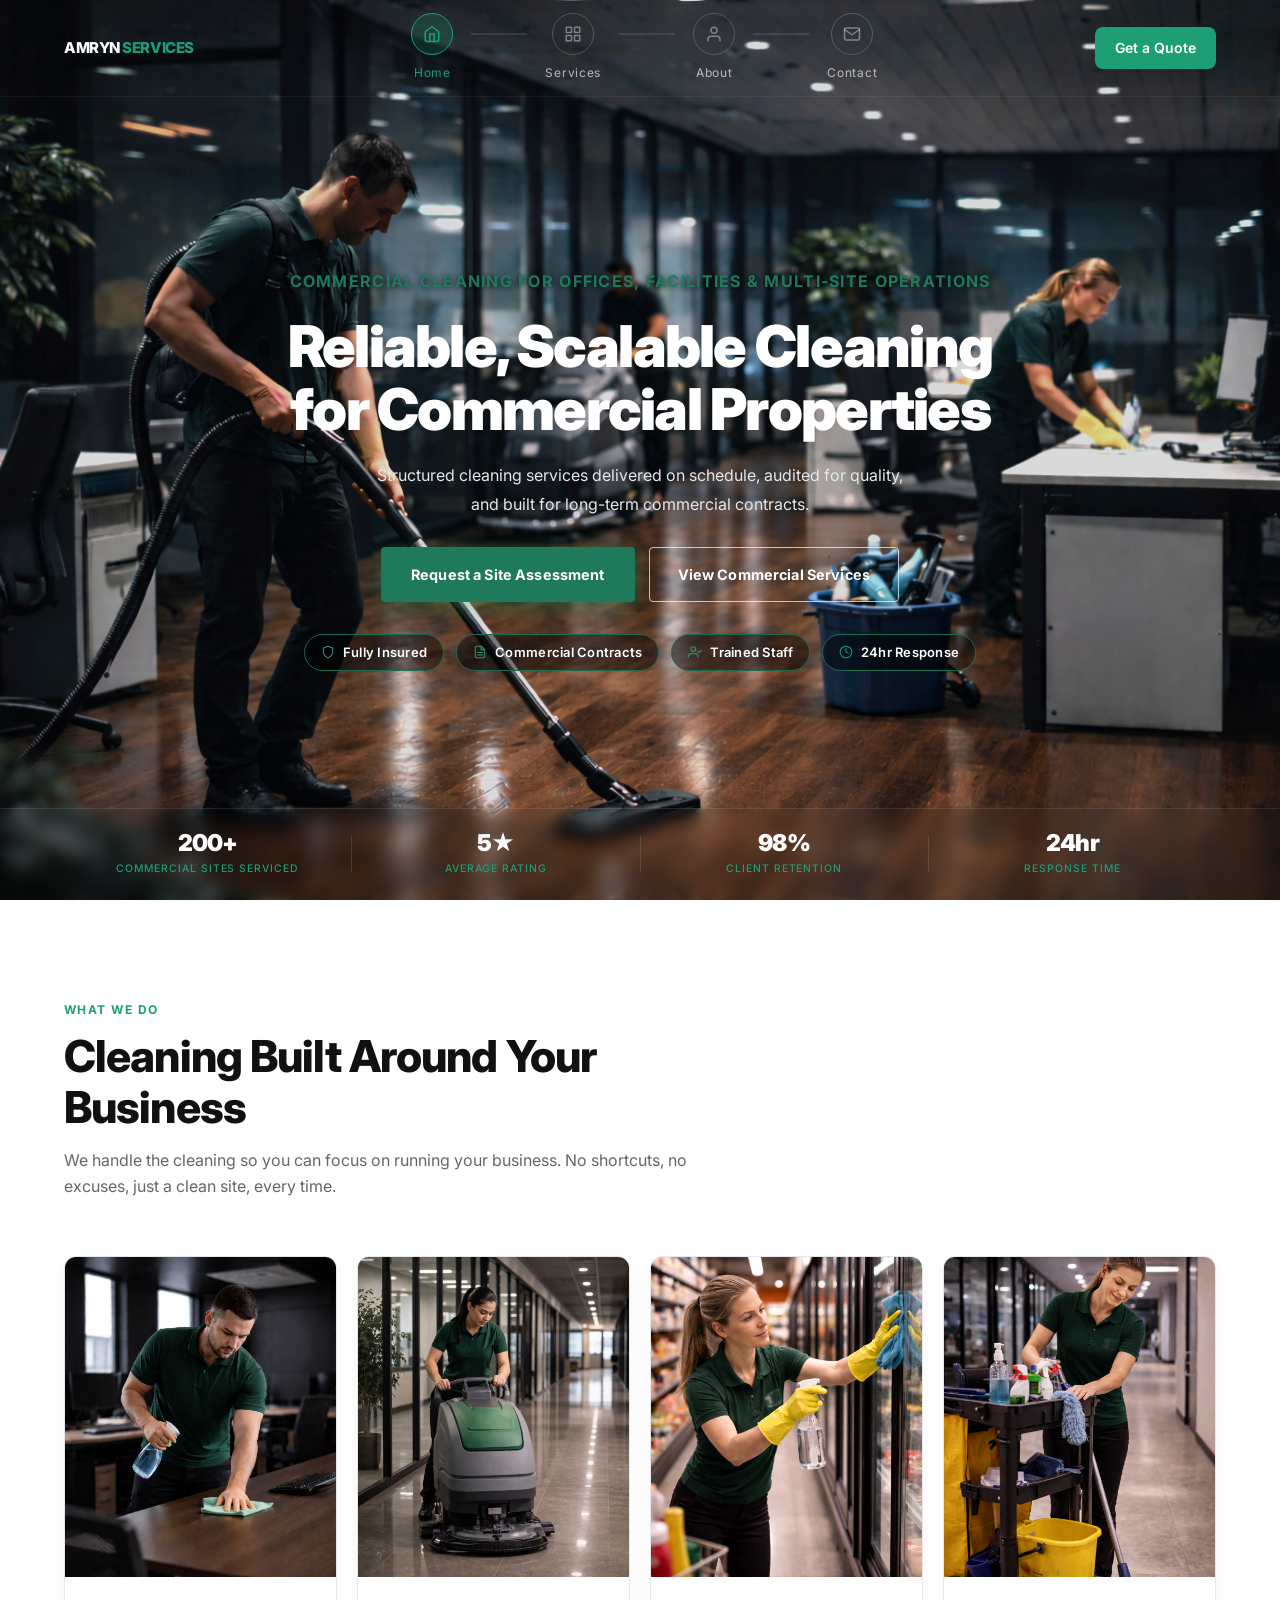
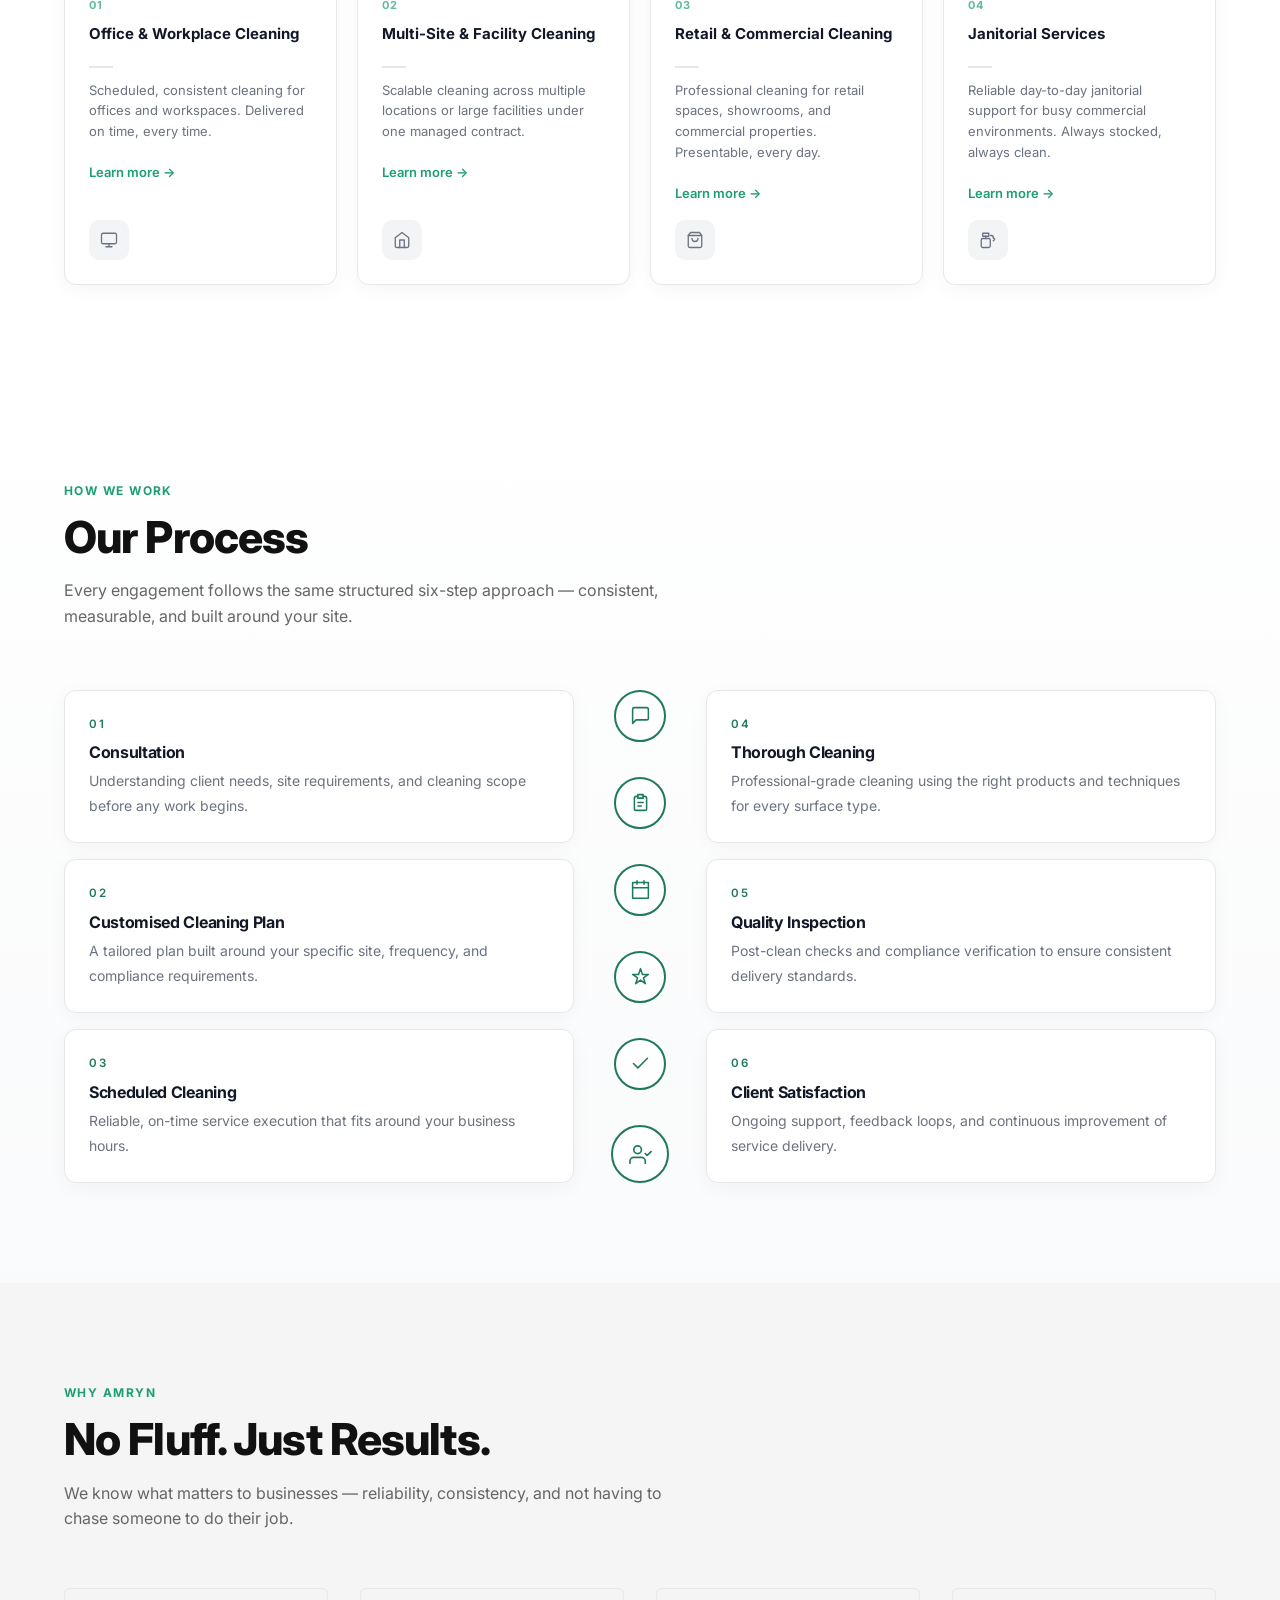
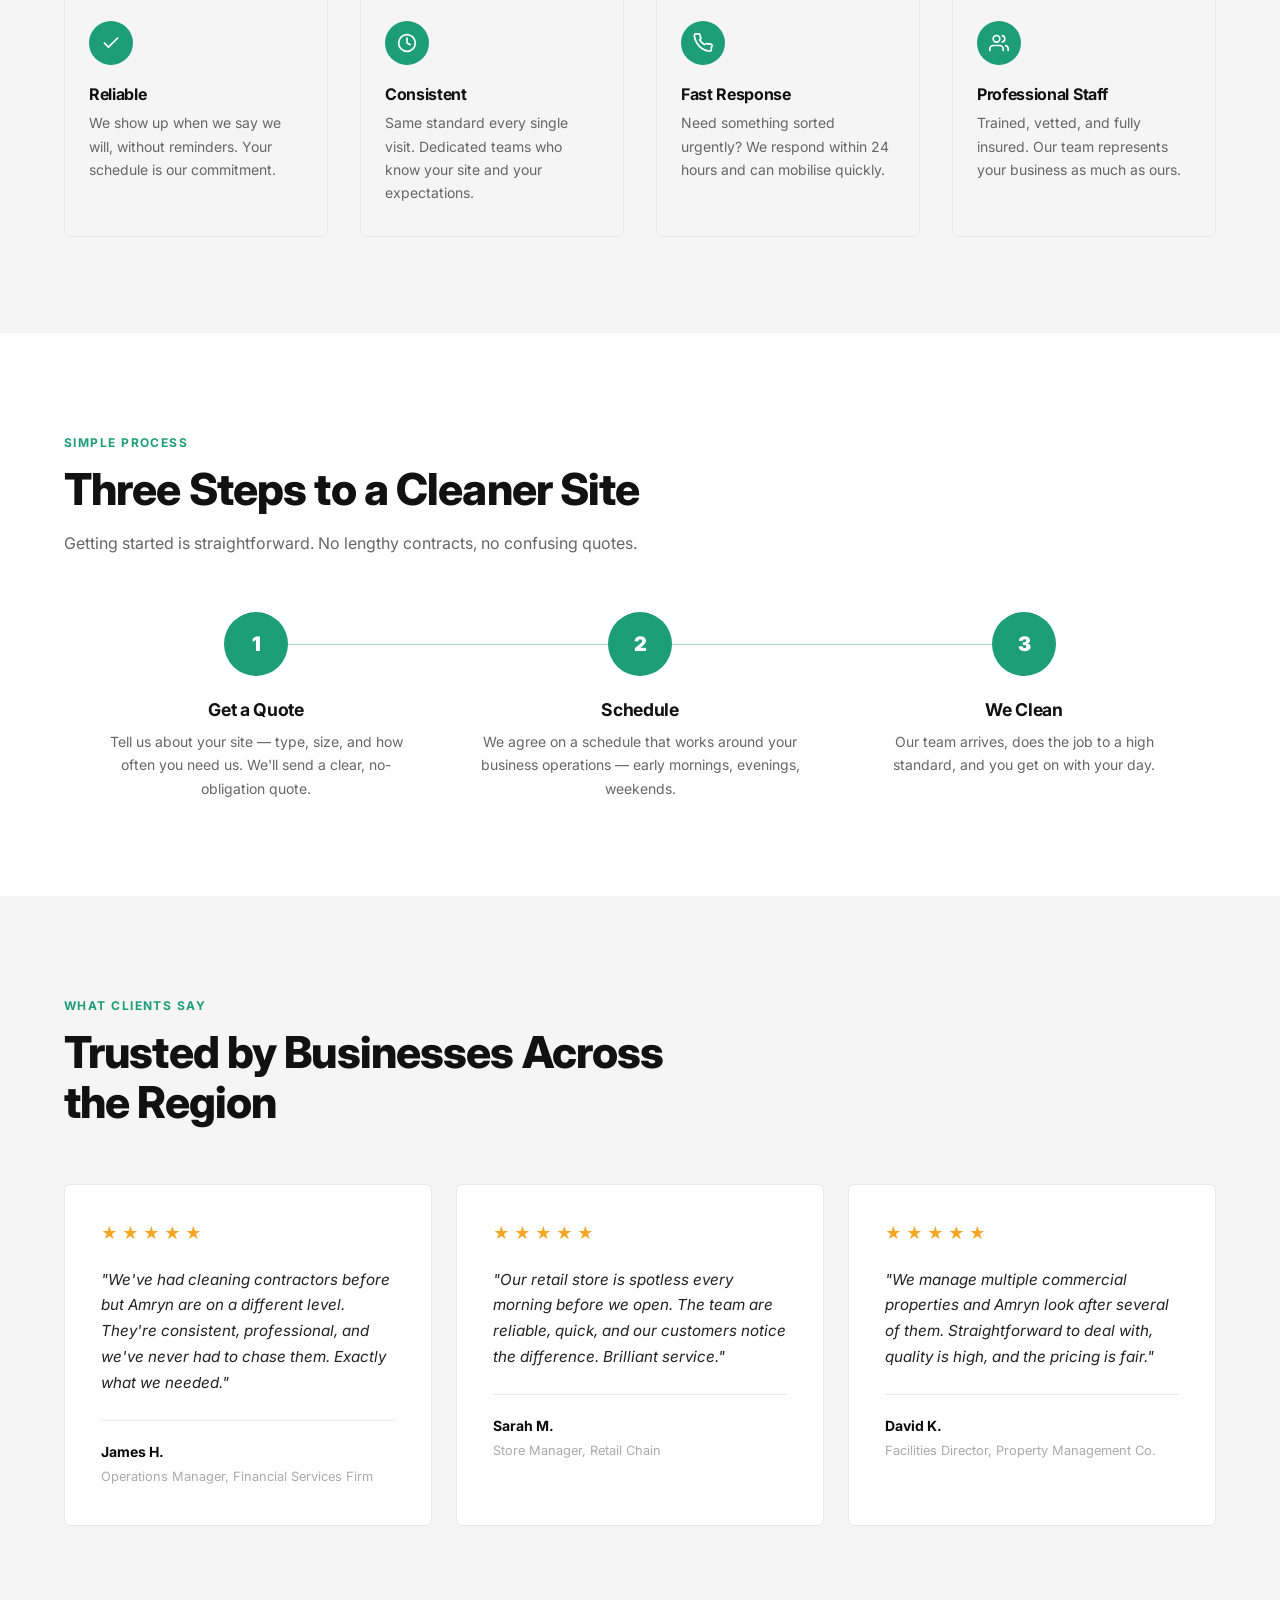
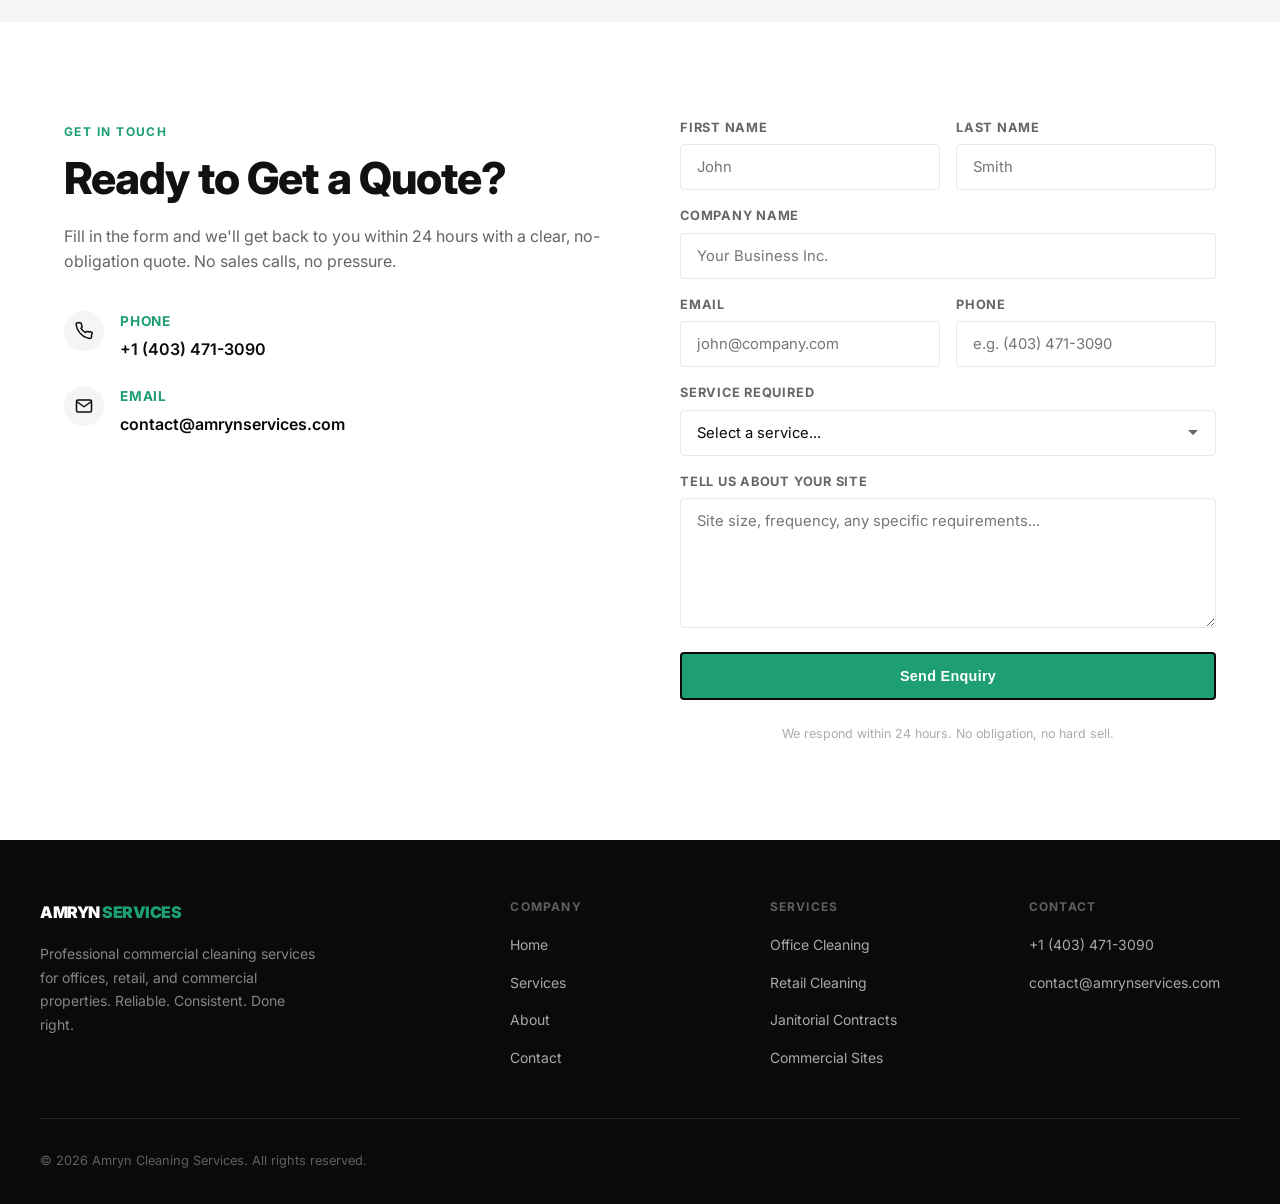
<file: index.html>
<!DOCTYPE html>
<html lang="en">
<head>
  <meta charset="UTF-8" />
  <meta name="viewport" content="width=device-width, initial-scale=1.0" />
  <title>Amryn Cleaning Services — Reliable Commercial Cleaning</title>
  <meta name="description" content="Professional commercial cleaning for offices, retail spaces, and commercial properties. Reliable, consistent, and built around your schedule." />
  <link rel="stylesheet" href="styles.css?v=33" />
</head>
<body>

  <!-- ============================
       NAVIGATION
       ============================ -->
  <nav class="nav">
    <div class="nav__inner">
      <a href="index.html" class="nav__logo">Amryn <span>Services</span></a>
      <nav class="nav__nodes">
        <a href="index.html" class="nav__node-item">
          <div class="nav__node">
            <svg viewBox="0 0 24 24" fill="none" stroke-width="2" stroke-linecap="round" stroke-linejoin="round"><path d="M3 9l9-7 9 7v11a2 2 0 01-2 2H5a2 2 0 01-2-2z"/><polyline points="9 22 9 12 15 12 15 22"/></svg>
          </div>
          <span>Home</span>
        </a>
        <div class="nav__node-line"></div>
        <a href="services.html" class="nav__node-item">
          <div class="nav__node">
            <svg viewBox="0 0 24 24" fill="none" stroke-width="2" stroke-linecap="round" stroke-linejoin="round"><rect x="3" y="3" width="7" height="7"/><rect x="14" y="3" width="7" height="7"/><rect x="14" y="14" width="7" height="7"/><rect x="3" y="14" width="7" height="7"/></svg>
          </div>
          <span>Services</span>
        </a>
        <div class="nav__node-line"></div>
        <a href="about.html" class="nav__node-item">
          <div class="nav__node">
            <svg viewBox="0 0 24 24" fill="none" stroke-width="2" stroke-linecap="round" stroke-linejoin="round"><path d="M20 21v-2a4 4 0 00-4-4H8a4 4 0 00-4 4v2"/><circle cx="12" cy="7" r="4"/></svg>
          </div>
          <span>About</span>
        </a>
        <div class="nav__node-line"></div>
        <a href="contact.html" class="nav__node-item">
          <div class="nav__node">
            <svg viewBox="0 0 24 24" fill="none" stroke-width="2" stroke-linecap="round" stroke-linejoin="round"><path d="M4 4h16c1.1 0 2 .9 2 2v12c0 1.1-.9 2-2 2H4c-1.1 0-2-.9-2-2V6c0-1.1.9-2 2-2z"/><polyline points="22,6 12,13 2,6"/></svg>
          </div>
          <span>Contact</span>
        </a>
      </nav>
      <a href="contact.html" class="nav__cta">Get a Quote</a>
      <button class="nav__hamburger" aria-label="Open menu">
        <span></span><span></span><span></span>
      </button>
    </div>
    <div class="nav__mobile">
      <a href="index.html">Home</a>
      <a href="services.html">Services</a>
      <a href="about.html">About</a>
      <a href="contact.html">Contact</a>
      <a href="contact.html">Get a Quote</a>
    </div>
  </nav>

  <!-- ============================
       HERO
       ============================ -->
  <section class="hero">
    <img class="hero__bg" src="images/cleaning-team.png" alt="Amryn Services professional cleaning team" />
    <div class="hero__overlay"></div>
    

    <div class="hero__content">
      <span class="hero__label">Commercial Cleaning for Offices, Facilities &amp; Multi-Site Operations</span>
      <h1 class="hero__title">Reliable, Scalable Cleaning<br>for Commercial Properties</h1>
      <p class="hero__sub">Structured cleaning services delivered on schedule, audited for quality, and built for long-term commercial contracts.</p>

      <div class="hero__actions">
        <a href="contact.html" class="hero__btn hero__btn--primary">Request a Site Assessment</a>
        <a href="services.html" class="hero__btn hero__btn--outline">View Commercial Services</a>
      </div>

      <div class="hero__trust">
        <div class="hero__trust-item">
          <svg viewBox="0 0 24 24" fill="none" stroke="currentColor" stroke-width="1.75" stroke-linecap="round" stroke-linejoin="round"><path d="M12 22s8-4 8-10V5l-8-3-8 3v7c0 6 8 10 8 10z"/></svg>
          <span>Fully Insured</span>
        </div>
        <div class="hero__trust-item">
          <svg viewBox="0 0 24 24" fill="none" stroke="currentColor" stroke-width="1.75" stroke-linecap="round" stroke-linejoin="round"><path d="M14 2H6a2 2 0 0 0-2 2v16a2 2 0 0 0 2 2h12a2 2 0 0 0 2-2V8z"/><polyline points="14 2 14 8 20 8"/><line x1="16" y1="13" x2="8" y2="13"/><line x1="16" y1="17" x2="8" y2="17"/></svg>
          <span>Commercial Contracts</span>
        </div>
        <div class="hero__trust-item">
          <svg viewBox="0 0 24 24" fill="none" stroke="currentColor" stroke-width="1.75" stroke-linecap="round" stroke-linejoin="round"><path d="M17 21v-2a4 4 0 0 0-4-4H5a4 4 0 0 0-4 4v2"/><circle cx="9" cy="7" r="4"/><polyline points="17 11 19 13 23 9"/></svg>
          <span>Trained Staff</span>
        </div>
        <div class="hero__trust-item">
          <svg viewBox="0 0 24 24" fill="none" stroke="currentColor" stroke-width="1.75" stroke-linecap="round" stroke-linejoin="round"><circle cx="12" cy="12" r="10"/><polyline points="12 6 12 12 16 14"/></svg>
          <span>24hr Response</span>
        </div>
      </div>
    </div>

    <div class="hero__stats-strip">
      <div class="hero__stats-inner">
        <div class="hero__stat">
          <span class="hero__stat-value">200+</span>
          <span class="hero__stat-label">Commercial Sites Serviced</span>
        </div>
        <div class="hero__stat-divider"></div>
        <div class="hero__stat">
          <span class="hero__stat-value">5★</span>
          <span class="hero__stat-label">Average Rating</span>
        </div>
        <div class="hero__stat-divider"></div>
        <div class="hero__stat">
          <span class="hero__stat-value">98%</span>
          <span class="hero__stat-label">Client Retention</span>
        </div>
        <div class="hero__stat-divider"></div>
        <div class="hero__stat">
          <span class="hero__stat-value">24hr</span>
          <span class="hero__stat-label">Response Time</span>
        </div>
      </div>
    </div>
  </section>

  <!-- ============================
       SERVICES PREVIEW
       ============================ -->
  <section class="services-preview section">
    <div class="container">
      <div class="section-header fade-up">
        <span class="section-label">What We Do</span>
        <h2>Cleaning Built Around Your Business</h2>
        <p>We handle the cleaning so you can focus on running your business. No shortcuts, no excuses, just a clean site, every time.</p>
      </div>
      <div class="services-grid">

        <!-- Card 1 -->
        <div class="card fade-up">
          <img src="images/cleaning1.jpg" style="width:100%;height:320px;object-fit:cover;object-position:center 15%;display:block;" alt="Office cleaning" />
          <div class="card-body">
            <p class="card-num">01</p>
            <p class="card-title">Office &amp; Workplace Cleaning</p>
            <div class="card-divider"></div>
            <p class="card-text">Scheduled, consistent cleaning for offices and workspaces. Delivered on time, every time.</p>
            <a href="services.html#office" class="card-learn">Learn more →</a>
            <div class="card-icon">
              <svg viewBox="0 0 24 24" fill="none" stroke="#6b7280" stroke-width="1.75" stroke-linecap="round" stroke-linejoin="round" style="width:18px;height:18px;"><rect x="2" y="3" width="20" height="14" rx="2"/><path d="M8 21h8M12 17v4"/></svg>
            </div>
          </div>
        </div>

        <!-- Card 2 -->
        <div class="card fade-up">
          <img src="images/cleaning2.png" style="width:100%;height:320px;object-fit:cover;object-position:center 30%;display:block;" alt="Multi-site facility cleaning" />
          <div class="card-body">
            <p class="card-num">02</p>
            <p class="card-title">Multi-Site &amp; Facility Cleaning</p>
            <div class="card-divider"></div>
            <p class="card-text">Scalable cleaning across multiple locations or large facilities under one managed contract.</p>
            <a href="services.html#facility" class="card-learn">Learn more →</a>
            <div class="card-icon">
              <svg viewBox="0 0 24 24" fill="none" stroke="#6b7280" stroke-width="1.75" stroke-linecap="round" stroke-linejoin="round" style="width:18px;height:18px;"><path d="M3 9l9-7 9 7v11a2 2 0 0 1-2 2H5a2 2 0 0 1-2-2z"/><polyline points="9 22 9 12 15 12 15 22"/></svg>
            </div>
          </div>
        </div>

        <!-- Card 3 -->
        <div class="card fade-up">
          <img src="images/cleaning3.png" style="width:100%;height:320px;object-fit:cover;object-position:center 40%;display:block;" alt="Retail and commercial cleaning" />
          <div class="card-body">
            <p class="card-num">03</p>
            <p class="card-title">Retail &amp; Commercial Cleaning</p>
            <div class="card-divider"></div>
            <p class="card-text">Professional cleaning for retail spaces, showrooms, and commercial properties. Presentable, every day.</p>
            <a href="services.html#retail" class="card-learn">Learn more →</a>
            <div class="card-icon">
              <svg viewBox="0 0 24 24" fill="none" stroke="#6b7280" stroke-width="1.75" stroke-linecap="round" stroke-linejoin="round" style="width:18px;height:18px;"><path d="M6 2L3 6v14a2 2 0 0 0 2 2h14a2 2 0 0 0 2-2V6l-3-4z"/><line x1="3" y1="6" x2="21" y2="6"/><path d="M16 10a4 4 0 0 1-8 0"/></svg>
            </div>
          </div>
        </div>

        <!-- Card 4 -->
        <div class="card fade-up">
          <img src="images/cleaning4.png" style="width:100%;height:320px;object-fit:cover;object-position:center center;display:block;" alt="Janitorial services" />
          <div class="card-body">
            <p class="card-num">04</p>
            <p class="card-title">Janitorial Services</p>
            <div class="card-divider"></div>
            <p class="card-text">Reliable day-to-day janitorial support for busy commercial environments. Always stocked, always clean.</p>
            <a href="services.html#janitorial" class="card-learn">Learn more →</a>
            <div class="card-icon">
              <svg viewBox="0 0 24 24" fill="none" stroke="#6b7280" stroke-width="1.75" stroke-linecap="round" stroke-linejoin="round" style="width:18px;height:18px;"><path d="M5 3h8v4H5z"/><path d="M9 7v3"/><path d="M5 10h8a2 2 0 0 1 2 2v8a2 2 0 0 1-2 2H5a2 2 0 0 1-2-2v-8a2 2 0 0 1 2-2z"/><path d="M15 6h2a2 2 0 0 1 2 2v1"/><path d="M19 9l2 2-2 2"/></svg>
            </div>
          </div>
        </div>

      </div>
    </div>
  </section>

  <!-- ============================
       OUR PROCESS
       ============================ -->
  <section class="our-process section" id="our-process-section">
    <div class="container">
      <div class="section-header fade-up">
        <span class="section-label">How We Work</span>
        <h2>Our Process</h2>
        <p>Every engagement follows the same structured six-step approach — consistent, measurable, and built around your site.</p>
      </div>
      <div class="our-process__grid">

        <!-- LEFT: Steps 1–3 -->
        <div class="process-col">
          <div class="process-item fade-up" data-step="1">
            <span class="process-item__num">01</span>
            <h3>Consultation</h3>
            <p>Understanding client needs, site requirements, and cleaning scope before any work begins.</p>
          </div>
          <div class="process-item fade-up" data-step="2">
            <span class="process-item__num">02</span>
            <h3>Customised Cleaning Plan</h3>
            <p>A tailored plan built around your specific site, frequency, and compliance requirements.</p>
          </div>
          <div class="process-item fade-up" data-step="3">
            <span class="process-item__num">03</span>
            <h3>Scheduled Cleaning</h3>
            <p>Reliable, on-time service execution that fits around your business hours.</p>
          </div>
        </div>

        <!-- CENTER: Process flow diagram -->
        <div class="process-flow" aria-hidden="true">
          <div class="process-flow__track">
            <div class="process-flow__node" data-step="1">
              <svg viewBox="0 0 24 24"><path d="M21 15a2 2 0 0 1-2 2H7l-4 4V5a2 2 0 0 1 2-2h14a2 2 0 0 1 2 2z"/></svg>
            </div>
            <div class="process-flow__line"></div>
            <div class="process-flow__node" data-step="2">
              <svg viewBox="0 0 24 24"><path d="M9 5H7a2 2 0 0 0-2 2v12a2 2 0 0 0 2 2h10a2 2 0 0 0 2-2V7a2 2 0 0 0-2-2h-2"/><rect x="9" y="3" width="6" height="4"/><line x1="9" y1="12" x2="15" y2="12"/><line x1="9" y1="16" x2="13" y2="16"/></svg>
            </div>
            <div class="process-flow__line"></div>
            <div class="process-flow__node" data-step="3">
              <svg viewBox="0 0 24 24"><rect x="3" y="4" width="18" height="18"/><line x1="16" y1="2" x2="16" y2="6"/><line x1="8" y1="2" x2="8" y2="6"/><line x1="3" y1="10" x2="21" y2="10"/></svg>
            </div>
            <div class="process-flow__line"></div>
            <div class="process-flow__node" data-step="4">
              <svg viewBox="0 0 24 24"><path d="M12 3l2.2 6.6H21l-5.6 4.1 2.1 6.5L12 16.1l-5.5 4.1 2.1-6.5L3 9.6h6.8L12 3z"/></svg>
            </div>
            <div class="process-flow__line"></div>
            <div class="process-flow__node" data-step="5">
              <svg viewBox="0 0 24 24"><polyline points="20 6 9 17 4 12"/></svg>
            </div>
            <div class="process-flow__line"></div>
            <div class="process-flow__node process-flow__node--filled" data-step="6">
              <svg viewBox="0 0 24 24"><path d="M17 21v-2a4 4 0 0 0-4-4H5a4 4 0 0 0-4 4v2"/><circle cx="9" cy="7" r="4"/><polyline points="17 11 19 13 23 9"/></svg>
            </div>
          </div>
        </div>

        <!-- RIGHT: Steps 4–6 -->
        <div class="process-col process-col--right">
          <div class="process-item fade-up" data-step="4">
            <span class="process-item__num">04</span>
            <h3>Thorough Cleaning</h3>
            <p>Professional-grade cleaning using the right products and techniques for every surface type.</p>
          </div>
          <div class="process-item fade-up" data-step="5">
            <span class="process-item__num">05</span>
            <h3>Quality Inspection</h3>
            <p>Post-clean checks and compliance verification to ensure consistent delivery standards.</p>
          </div>
          <div class="process-item fade-up" data-step="6">
            <span class="process-item__num">06</span>
            <h3>Client Satisfaction</h3>
            <p>Ongoing support, feedback loops, and continuous improvement of service delivery.</p>
          </div>
        </div>

      </div>
    </div>
  </section>

  <!-- ============================
       WHY CHOOSE US
       ============================ -->
  <section class="section section--gray">
    <div class="container">
      <div class="section-header fade-up">
        <span class="section-label">Why Amryn</span>
        <h2>No Fluff. Just Results.</h2>
        <p>We know what matters to businesses — reliability, consistency, and not having to chase someone to do their job.</p>
      </div>
      <div class="why-grid">
        <div class="why-item fade-up">
          <div class="why-item__icon">
            <svg viewBox="0 0 24 24"><polyline points="20 6 9 17 4 12"/></svg>
          </div>
          <h3>Reliable</h3>
          <p>We show up when we say we will, without reminders. Your schedule is our commitment.</p>
        </div>
        <div class="why-item fade-up">
          <div class="why-item__icon">
            <svg viewBox="0 0 24 24"><circle cx="12" cy="12" r="10"/><polyline points="12 6 12 12 16 14"/></svg>
          </div>
          <h3>Consistent</h3>
          <p>Same standard every single visit. Dedicated teams who know your site and your expectations.</p>
        </div>
        <div class="why-item fade-up">
          <div class="why-item__icon">
            <svg viewBox="0 0 24 24"><path d="M22 16.92v3a2 2 0 0 1-2.18 2 19.79 19.79 0 0 1-8.63-3.07A19.5 19.5 0 0 1 4.69 12 19.79 19.79 0 0 1 1.61 3.35 2 2 0 0 1 3.59 1h3a2 2 0 0 1 2 1.72 12.84 12.84 0 0 0 .7 2.81 2 2 0 0 1-.45 2.11L7.91 8.1a16 16 0 0 0 6 6l.92-.92a2 2 0 0 1 2.11-.45 12.84 12.84 0 0 0 2.81.7A2 2 0 0 1 22 16.92z"/></svg>
          </div>
          <h3>Fast Response</h3>
          <p>Need something sorted urgently? We respond within 24 hours and can mobilise quickly.</p>
        </div>
        <div class="why-item fade-up">
          <div class="why-item__icon">
            <svg viewBox="0 0 24 24"><path d="M17 21v-2a4 4 0 0 0-4-4H5a4 4 0 0 0-4 4v2"/><circle cx="9" cy="7" r="4"/><path d="M23 21v-2a4 4 0 0 0-3-3.87"/><path d="M16 3.13a4 4 0 0 1 0 7.75"/></svg>
          </div>
          <h3>Professional Staff</h3>
          <p>Trained, vetted, and fully insured. Our team represents your business as much as ours.</p>
        </div>
      </div>
    </div>
  </section>

  <!-- ============================
       HOW IT WORKS
       ============================ -->
  <section class="section">
    <div class="container">
      <div class="section-header fade-up">
        <span class="section-label">Simple Process</span>
        <h2>Three Steps to a Cleaner Site</h2>
        <p>Getting started is straightforward. No lengthy contracts, no confusing quotes.</p>
      </div>
      <div class="process-steps">
        <div class="process-step fade-up">
          <div class="process-step__number">1</div>
          <h3>Get a Quote</h3>
          <p>Tell us about your site — type, size, and how often you need us. We'll send a clear, no-obligation quote.</p>
        </div>
        <div class="process-step fade-up">
          <div class="process-step__number">2</div>
          <h3>Schedule</h3>
          <p>We agree on a schedule that works around your business operations — early mornings, evenings, weekends.</p>
        </div>
        <div class="process-step fade-up">
          <div class="process-step__number">3</div>
          <h3>We Clean</h3>
          <p>Our team arrives, does the job to a high standard, and you get on with your day.</p>
        </div>
      </div>
    </div>
  </section>

  <!-- ============================
       TESTIMONIALS
       ============================ -->
  <section class="section section--gray">
    <div class="container">
      <div class="section-header fade-up">
        <span class="section-label">What Clients Say</span>
        <h2>Trusted by Businesses Across the Region</h2>
      </div>
      <div class="testimonials-grid">
        <div class="testimonial-card fade-up">
          <div class="testimonial-card__stars">
            <span>★</span><span>★</span><span>★</span><span>★</span><span>★</span>
          </div>
          <blockquote>"We've had cleaning contractors before but Amryn are on a different level. They're consistent, professional, and we've never had to chase them. Exactly what we needed."</blockquote>
          <div class="testimonial-card__author">
            <strong>James H.</strong>
            <span>Operations Manager, Financial Services Firm</span>
          </div>
        </div>
        <div class="testimonial-card fade-up">
          <div class="testimonial-card__stars">
            <span>★</span><span>★</span><span>★</span><span>★</span><span>★</span>
          </div>
          <blockquote>"Our retail store is spotless every morning before we open. The team are reliable, quick, and our customers notice the difference. Brilliant service."</blockquote>
          <div class="testimonial-card__author">
            <strong>Sarah M.</strong>
            <span>Store Manager, Retail Chain</span>
          </div>
        </div>
        <div class="testimonial-card fade-up">
          <div class="testimonial-card__stars">
            <span>★</span><span>★</span><span>★</span><span>★</span><span>★</span>
          </div>
          <blockquote>"We manage multiple commercial properties and Amryn look after several of them. Straightforward to deal with, quality is high, and the pricing is fair."</blockquote>
          <div class="testimonial-card__author">
            <strong>David K.</strong>
            <span>Facilities Director, Property Management Co.</span>
          </div>
        </div>
      </div>
    </div>
  </section>

  <!-- ============================
       QUOTE FORM
       ============================ -->
  <section class="contact-form-section">
    <div class="container">
      <div class="contact-form-grid">
        <div class="contact-info fade-up">
          <span class="section-label">Get in Touch</span>
          <h2>Ready to Get a Quote?</h2>
          <p>Fill in the form and we'll get back to you within 24 hours with a clear, no-obligation quote. No sales calls, no pressure.</p>
          <div class="contact-detail">
            <div class="contact-detail__icon">
              <svg viewBox="0 0 24 24"><path d="M22 16.92v3a2 2 0 0 1-2.18 2 19.79 19.79 0 0 1-8.63-3.07A19.5 19.5 0 0 1 4.69 12 19.79 19.79 0 0 1 1.61 3.35 2 2 0 0 1 3.59 1h3a2 2 0 0 1 2 1.72c.127.96.361 1.903.7 2.81a2 2 0 0 1-.45 2.11L7.91 8.1a16 16 0 0 0 6 6l.92-.92a2 2 0 0 1 2.11-.45c.907.339 1.85.573 2.81.7A2 2 0 0 1 22 16.92z"/></svg>
            </div>
            <div class="contact-detail__text">
              <strong>Phone</strong>
              <span>+1 (403) 471-3090</span>
            </div>
          </div>
          <div class="contact-detail">
            <div class="contact-detail__icon">
              <svg viewBox="0 0 24 24"><path d="M4 4h16c1.1 0 2 .9 2 2v12c0 1.1-.9 2-2 2H4c-1.1 0-2-.9-2-2V6c0-1.1.9-2 2-2z"/><polyline points="22,6 12,13 2,6"/></svg>
            </div>
            <div class="contact-detail__text">
              <strong>Email</strong>
              <span>contact@amrynservices.com</span>
            </div>
          </div>
        </div>
        <div class="fade-up">
          <form class="form">
            <div class="form-row">
              <div class="form-group">
                <label for="fname">First Name</label>
                <input type="text" id="fname" placeholder="John" required />
              </div>
              <div class="form-group">
                <label for="lname">Last Name</label>
                <input type="text" id="lname" placeholder="Smith" required />
              </div>
            </div>
            <div class="form-group">
              <label for="company">Company Name</label>
              <input type="text" id="company" placeholder="Your Business Inc." />
            </div>
            <div class="form-row">
              <div class="form-group">
                <label for="email">Email</label>
                <input type="email" id="email" placeholder="john@company.com" required />
              </div>
              <div class="form-group">
                <label for="phone">Phone</label>
                <input type="tel" id="phone" placeholder="e.g. (403) 471-3090" />
              </div>
            </div>
            <div class="form-group">
              <label for="service">Service Required</label>
              <select id="service">
                <option value="">Select a service...</option>
                <option>Office Cleaning</option>
                <option>Retail / Commercial Cleaning</option>
                <option>Janitorial Contract</option>
                <option>Building Site Clean</option>
                <option>Bank / Financial Premises</option>
                <option>Other</option>
              </select>
            </div>
            <div class="form-group">
              <label for="message">Tell us about your site</label>
              <textarea id="message" placeholder="Site size, frequency, any specific requirements..."></textarea>
            </div>
            <div class="form-submit">
              <button type="submit" class="btn btn-primary">Send Enquiry</button>
            </div>
            <p class="form-note">We respond within 24 hours. No obligation, no hard sell.</p>
          </form>
        </div>
      </div>
    </div>
  </section>

  <!-- ============================
       FOOTER
       ============================ -->
  <footer class="footer">
    <div class="footer__inner">
      <div class="footer__top">
        <div class="footer__brand">
          <div class="footer__logo">Amryn <span>Services</span></div>
          <p>Professional commercial cleaning services for offices, retail, and commercial properties. Reliable. Consistent. Done right.</p>
        </div>
        <div class="footer__col">
          <h4>Company</h4>
          <ul>
            <li><a href="index.html">Home</a></li>
            <li><a href="services.html">Services</a></li>
            <li><a href="about.html">About</a></li>
            <li><a href="contact.html">Contact</a></li>
          </ul>
        </div>
        <div class="footer__col">
          <h4>Services</h4>
          <ul>
            <li><a href="services.html#office">Office Cleaning</a></li>
            <li><a href="services.html#retail">Retail Cleaning</a></li>
            <li><a href="services.html#janitorial">Janitorial Contracts</a></li>
            <li><a href="services.html#commercial">Commercial Sites</a></li>
          </ul>
        </div>
        <div class="footer__col">
          <h4>Contact</h4>
          <ul>
            <li><a href="tel:+14034713090">+1 (403) 471-3090</a></li>
            <li><a href="mailto:contact@amrynservices.com">contact@amrynservices.com</a></li>
          </ul>
        </div>
      </div>
      <div class="footer__bottom">
        <span class="footer__copy">© 2026 Amryn Cleaning Services. All rights reserved.</span>
      </div>
    </div>
  </footer>

  <script src="main.js"></script>
</body>
</html>
</file>
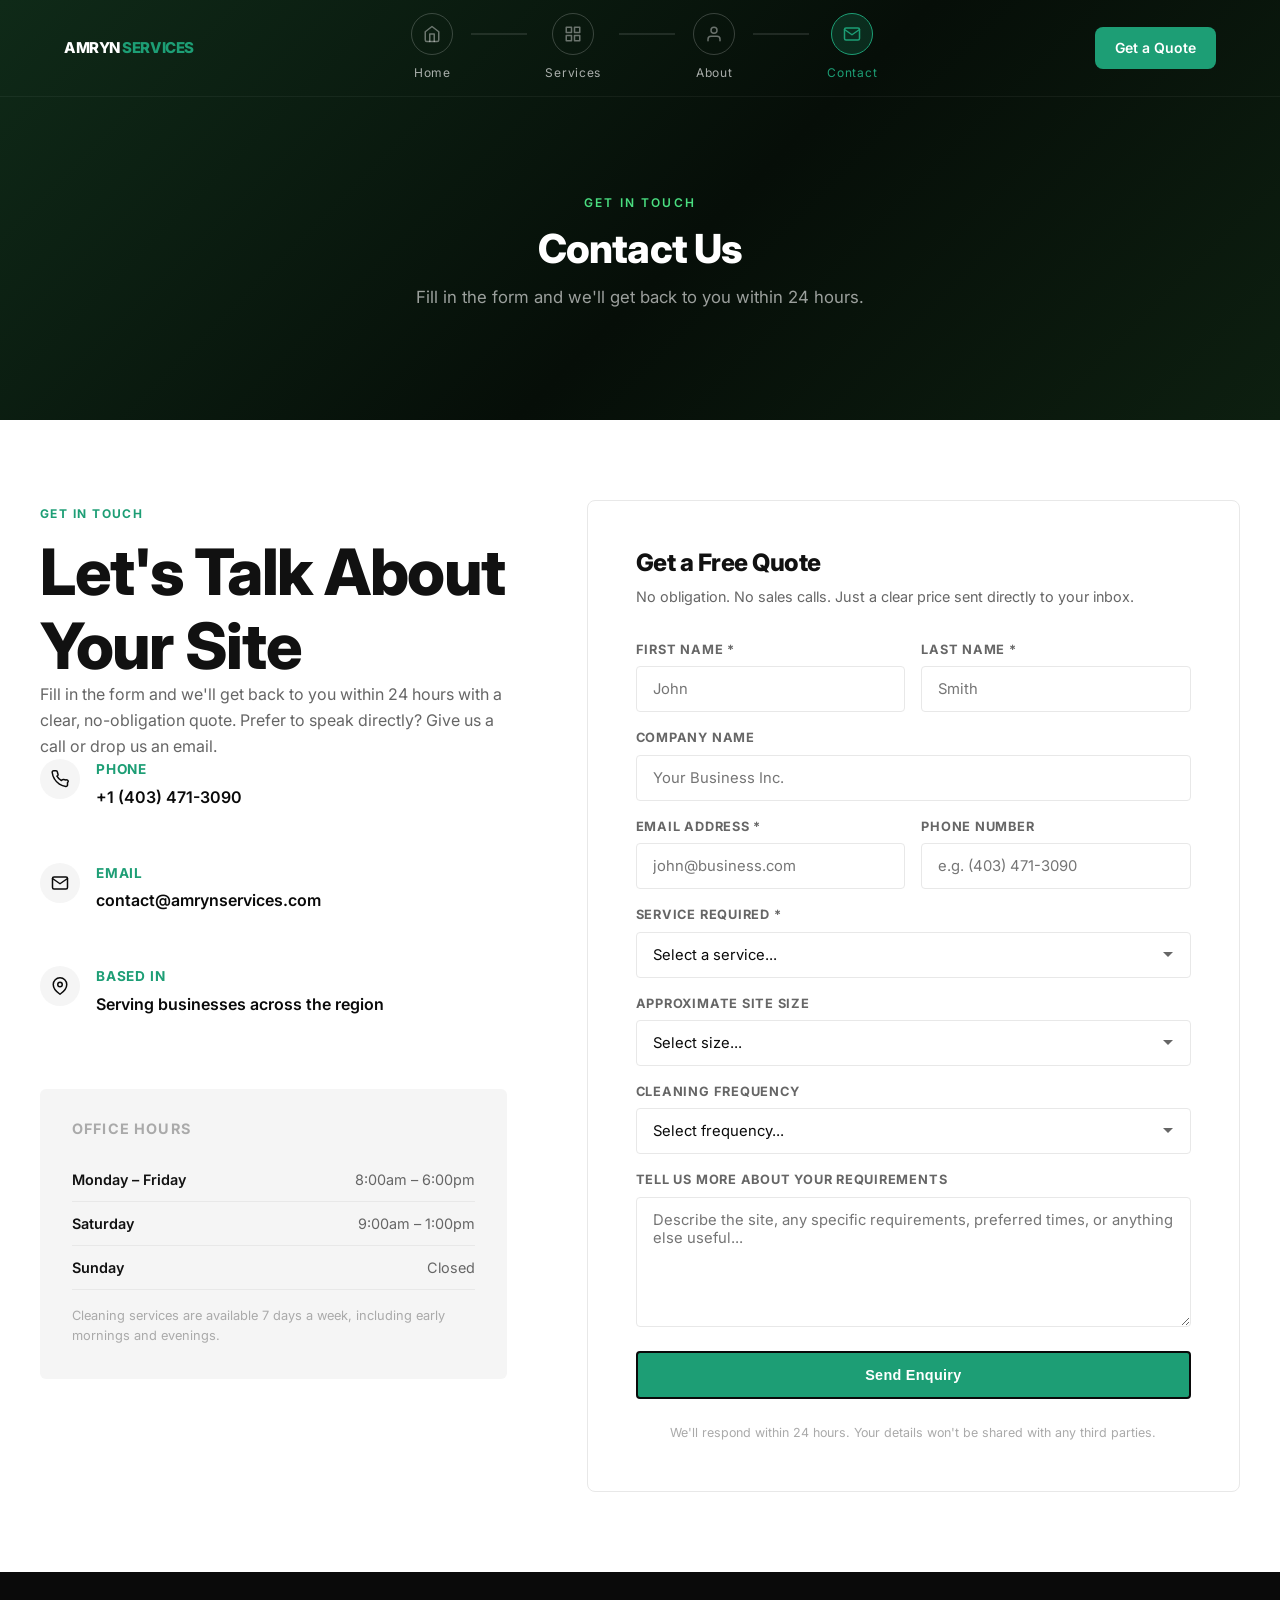
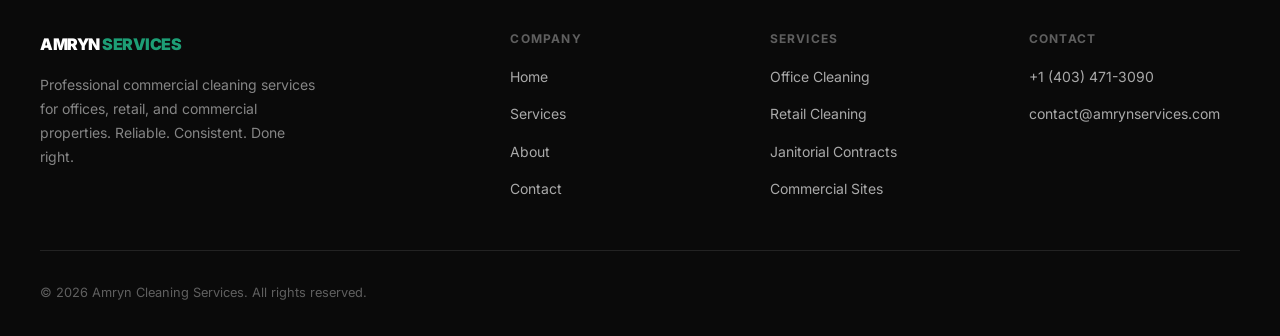
<file: contact.html>
<!DOCTYPE html>
<html lang="en">
<head>
  <meta charset="UTF-8" />
  <meta name="viewport" content="width=device-width, initial-scale=1.0" />
  <title>Contact &amp; Get a Quote — Amryn Cleaning Services</title>
  <meta name="description" content="Get a free, no-obligation quote for commercial cleaning. Contact Amryn Cleaning Services today." />
  <link rel="stylesheet" href="styles.css?v=33" />
  <style>
    .contact-page {
      padding: 80px 24px;
    }

    .contact-page__inner {
      max-width: 1200px;
      margin: 0 auto;
      display: grid;
      grid-template-columns: 1fr 1.4fr;
      gap: 80px;
      align-items: start;
    }

    .contact-page__left h1 {
      margin-bottom: 20px;
      font-size: clamp(1.8rem, 3vw, 2.5rem);
    }

    .contact-page__left > p {
      color: #666;
      margin-bottom: 48px;
      line-height: 1.75;
    }

    .contact-details {
      display: flex;
      flex-direction: column;
      gap: 28px;
    }

    .contact-hours {
      margin-top: 48px;
      padding: 32px;
      background: #f5f5f5;
      border-radius: 6px;
    }

    .contact-hours h3 {
      font-size: 0.9rem;
      font-weight: 700;
      letter-spacing: 0.08em;
      text-transform: uppercase;
      color: #aaa;
      margin-bottom: 20px;
    }

    .hours-row {
      display: flex;
      justify-content: space-between;
      padding: 10px 0;
      border-bottom: 1px solid #e8e8e8;
      font-size: 0.9rem;
    }

    .hours-row:last-child {
      border-bottom: none;
    }

    .hours-row span:first-child {
      font-weight: 600;
      color: #111;
    }

    .hours-row span:last-child {
      color: #666;
    }

    .form-card {
      background: #fff;
      border: 1px solid #e8e8e8;
      border-radius: 8px;
      padding: 48px;
    }

    .form-card h2 {
      margin-bottom: 8px;
      font-size: 1.5rem;
    }

    .form-card > p {
      color: #666;
      font-size: 0.9rem;
      margin-bottom: 32px;
    }

    @media (max-width: 900px) {
      .contact-page__inner {
        grid-template-columns: 1fr;
        gap: 48px;
      }

      .form-card {
        padding: 32px 24px;
      }
    }
  </style>
</head>
<body>

  <!-- NAVIGATION -->
  <nav class="nav">
    <div class="nav__inner">
      <a href="index.html" class="nav__logo">Amryn <span>Services</span></a>
      <nav class="nav__nodes">
        <a href="index.html" class="nav__node-item">
          <div class="nav__node">
            <svg viewBox="0 0 24 24" fill="none" stroke-width="2" stroke-linecap="round" stroke-linejoin="round"><path d="M3 9l9-7 9 7v11a2 2 0 01-2 2H5a2 2 0 01-2-2z"/><polyline points="9 22 9 12 15 12 15 22"/></svg>
          </div>
          <span>Home</span>
        </a>
        <div class="nav__node-line"></div>
        <a href="services.html" class="nav__node-item">
          <div class="nav__node">
            <svg viewBox="0 0 24 24" fill="none" stroke-width="2" stroke-linecap="round" stroke-linejoin="round"><rect x="3" y="3" width="7" height="7"/><rect x="14" y="3" width="7" height="7"/><rect x="14" y="14" width="7" height="7"/><rect x="3" y="14" width="7" height="7"/></svg>
          </div>
          <span>Services</span>
        </a>
        <div class="nav__node-line"></div>
        <a href="about.html" class="nav__node-item">
          <div class="nav__node">
            <svg viewBox="0 0 24 24" fill="none" stroke-width="2" stroke-linecap="round" stroke-linejoin="round"><path d="M20 21v-2a4 4 0 00-4-4H8a4 4 0 00-4 4v2"/><circle cx="12" cy="7" r="4"/></svg>
          </div>
          <span>About</span>
        </a>
        <div class="nav__node-line"></div>
        <a href="contact.html" class="nav__node-item">
          <div class="nav__node">
            <svg viewBox="0 0 24 24" fill="none" stroke-width="2" stroke-linecap="round" stroke-linejoin="round"><path d="M4 4h16c1.1 0 2 .9 2 2v12c0 1.1-.9 2-2 2H4c-1.1 0-2-.9-2-2V6c0-1.1.9-2 2-2z"/><polyline points="22,6 12,13 2,6"/></svg>
          </div>
          <span>Contact</span>
        </a>
      </nav>
      <a href="contact.html" class="nav__cta">Get a Quote</a>
      <button class="nav__hamburger" aria-label="Open menu">
        <span></span><span></span><span></span>
      </button>
    </div>
    <div class="nav__mobile">
      <a href="index.html">Home</a>
      <a href="services.html">Services</a>
      <a href="about.html">About</a>
      <a href="contact.html">Contact</a>
      <a href="contact.html">Get a Quote</a>
    </div>
  </nav>

  <!-- PAGE BANNER -->
  <section class="page-hero">
    <div class="container">
      <span class="page-hero__eyebrow">GET IN TOUCH</span>
      <h1>Contact Us</h1>
      <p>Fill in the form and we'll get back to you within 24 hours.</p>
    </div>
  </section>

  <!-- CONTACT PAGE -->
  <section class="contact-page">
    <div class="contact-page__inner">

      <!-- LEFT — Info -->
      <div class="fade-up">
        <span class="section-label">Get in Touch</span>
        <h1>Let's Talk About Your Site</h1>
        <p>
          Fill in the form and we'll get back to you within 24 hours with a clear, no-obligation quote. Prefer to speak directly? Give us a call or drop us an email.
        </p>

        <div class="contact-details">
          <div class="contact-detail">
            <div class="contact-detail__icon">
              <svg viewBox="0 0 24 24" fill="none" stroke="black" stroke-width="2" stroke-linecap="round" stroke-linejoin="round" width="18" height="18">
                <path d="M22 16.92v3a2 2 0 0 1-2.18 2 19.79 19.79 0 0 1-8.63-3.07A19.5 19.5 0 0 1 4.69 12 19.79 19.79 0 0 1 1.61 3.35 2 2 0 0 1 3.59 1h3a2 2 0 0 1 2 1.72c.127.96.361 1.903.7 2.81a2 2 0 0 1-.45 2.11L7.91 8.1a16 16 0 0 0 6 6l.92-.92a2 2 0 0 1 2.11-.45c.907.339 1.85.573 2.81.7A2 2 0 0 1 22 16.92z"/>
              </svg>
            </div>
            <div class="contact-detail__text">
              <strong>Phone</strong>
              <span><a href="tel:+14034713090" style="color: inherit;">+1 (403) 471-3090</a></span>
            </div>
          </div>

          <div class="contact-detail">
            <div class="contact-detail__icon">
              <svg viewBox="0 0 24 24" fill="none" stroke="black" stroke-width="2" stroke-linecap="round" stroke-linejoin="round" width="18" height="18">
                <path d="M4 4h16c1.1 0 2 .9 2 2v12c0 1.1-.9 2-2 2H4c-1.1 0-2-.9-2-2V6c0-1.1.9-2 2-2z"/>
                <polyline points="22,6 12,13 2,6"/>
              </svg>
            </div>
            <div class="contact-detail__text">
              <strong>Email</strong>
              <span><a href="mailto:contact@amrynservices.com" style="color: inherit;">contact@amrynservices.com</a></span>
            </div>
          </div>

          <div class="contact-detail">
            <div class="contact-detail__icon">
              <svg viewBox="0 0 24 24" fill="none" stroke="black" stroke-width="2" stroke-linecap="round" stroke-linejoin="round" width="18" height="18">
                <path d="M21 10c0 7-9 13-9 13s-9-6-9-13a9 9 0 0 1 18 0z"/>
                <circle cx="12" cy="10" r="3"/>
              </svg>
            </div>
            <div class="contact-detail__text">
              <strong>Based In</strong>
              <span>Serving businesses across the region</span>
            </div>
          </div>
        </div>

        <div class="contact-hours">
          <h3>Office Hours</h3>
          <div class="hours-row">
            <span>Monday – Friday</span>
            <span>8:00am – 6:00pm</span>
          </div>
          <div class="hours-row">
            <span>Saturday</span>
            <span>9:00am – 1:00pm</span>
          </div>
          <div class="hours-row">
            <span>Sunday</span>
            <span>Closed</span>
          </div>
          <p style="font-size: 0.8rem; color: #aaa; margin-top: 16px;">Cleaning services are available 7 days a week, including early mornings and evenings.</p>
        </div>
      </div>

      <!-- RIGHT — Form -->
      <div class="form-card fade-up">
        <h2>Get a Free Quote</h2>
        <p>No obligation. No sales calls. Just a clear price sent directly to your inbox.</p>

        <form class="form" method="POST" action="https://formspree.io/f/mzdybloa">
          <div class="form-row">
            <div class="form-group">
              <label for="first_name">First Name *</label>
              <input type="text" id="first_name" name="first_name" placeholder="John" required />
            </div>
            <div class="form-group">
              <label for="last_name">Last Name *</label>
              <input type="text" id="last_name" name="last_name" placeholder="Smith" required />
            </div>
          </div>

          <div class="form-group">
            <label for="company_name">Company Name</label>
            <input type="text" id="company_name" name="company_name" placeholder="Your Business Inc." />
          </div>

          <div class="form-row">
            <div class="form-group">
              <label for="email_addr">Email Address *</label>
              <input type="email" id="email_addr" name="email" placeholder="john@business.com" required />
            </div>
            <div class="form-group">
              <label for="phone_num">Phone Number</label>
              <input type="tel" id="phone_num" name="phone" placeholder="e.g. (403) 471-3090" />
            </div>
          </div>

          <div class="form-group">
            <label for="service_type">Service Required *</label>
            <select id="service_type" name="service_type" required>
              <option value="">Select a service...</option>
              <option>Office Cleaning</option>
              <option>Retail / Commercial Cleaning</option>
              <option>Supermarket Cleaning</option>
              <option>Bank / Financial Premises</option>
              <option>Janitorial Contract</option>
              <option>Building Site Clean</option>
              <option>Other / Not Sure</option>
            </select>
          </div>

          <div class="form-group">
            <label for="site_size">Approximate Site Size</label>
            <select id="site_size" name="site_size">
              <option value="">Select size...</option>
              <option>Under 500 sq ft</option>
              <option>500 – 2,000 sq ft</option>
              <option>2,000 – 5,000 sq ft</option>
              <option>5,000 – 20,000 sq ft</option>
              <option>Over 20,000 sq ft</option>
              <option>Multiple sites</option>
            </select>
          </div>

          <div class="form-group">
            <label for="frequency">Cleaning Frequency</label>
            <select id="frequency" name="frequency">
              <option value="">Select frequency...</option>
              <option>Daily</option>
              <option>Weekdays only</option>
              <option>3x per week</option>
              <option>Weekly</option>
              <option>Fortnightly</option>
              <option>One-off</option>
              <option>Not sure yet</option>
            </select>
          </div>

          <div class="form-group">
            <label for="details">Tell us more about your requirements</label>
            <textarea id="details" name="message" placeholder="Describe the site, any specific requirements, preferred times, or anything else useful..."></textarea>
          </div>

          <div class="form-submit">
            <button type="submit" class="btn btn-primary">Send Enquiry</button>
          </div>
          <p class="form-note">We'll respond within 24 hours. Your details won't be shared with any third parties.</p>
        </form>
      </div>

    </div>
  </section>

  <!-- FOOTER -->
  <footer class="footer">
    <div class="footer__inner">
      <div class="footer__top">
        <div class="footer__brand">
          <div class="footer__logo">Amryn <span>Services</span></div>
          <p>Professional commercial cleaning services for offices, retail, and commercial properties. Reliable. Consistent. Done right.</p>
        </div>
        <div class="footer__col">
          <h4>Company</h4>
          <ul>
            <li><a href="index.html">Home</a></li>
            <li><a href="services.html">Services</a></li>
            <li><a href="about.html">About</a></li>
            <li><a href="contact.html">Contact</a></li>
          </ul>
        </div>
        <div class="footer__col">
          <h4>Services</h4>
          <ul>
            <li><a href="services.html#office">Office Cleaning</a></li>
            <li><a href="services.html#retail">Retail Cleaning</a></li>
            <li><a href="services.html#janitorial">Janitorial Contracts</a></li>
            <li><a href="services.html#commercial">Commercial Sites</a></li>
          </ul>
        </div>
        <div class="footer__col">
          <h4>Contact</h4>
          <ul>
            <li><a href="tel:+14034713090">+1 (403) 471-3090</a></li>
            <li><a href="mailto:contact@amrynservices.com">contact@amrynservices.com</a></li>
          </ul>
        </div>
      </div>
      <div class="footer__bottom">
        <span class="footer__copy">© 2026 Amryn Cleaning Services. All rights reserved.</span>
      </div>
    </div>
  </footer>

  <script src="main.js"></script>
</body>
</html>
</file>
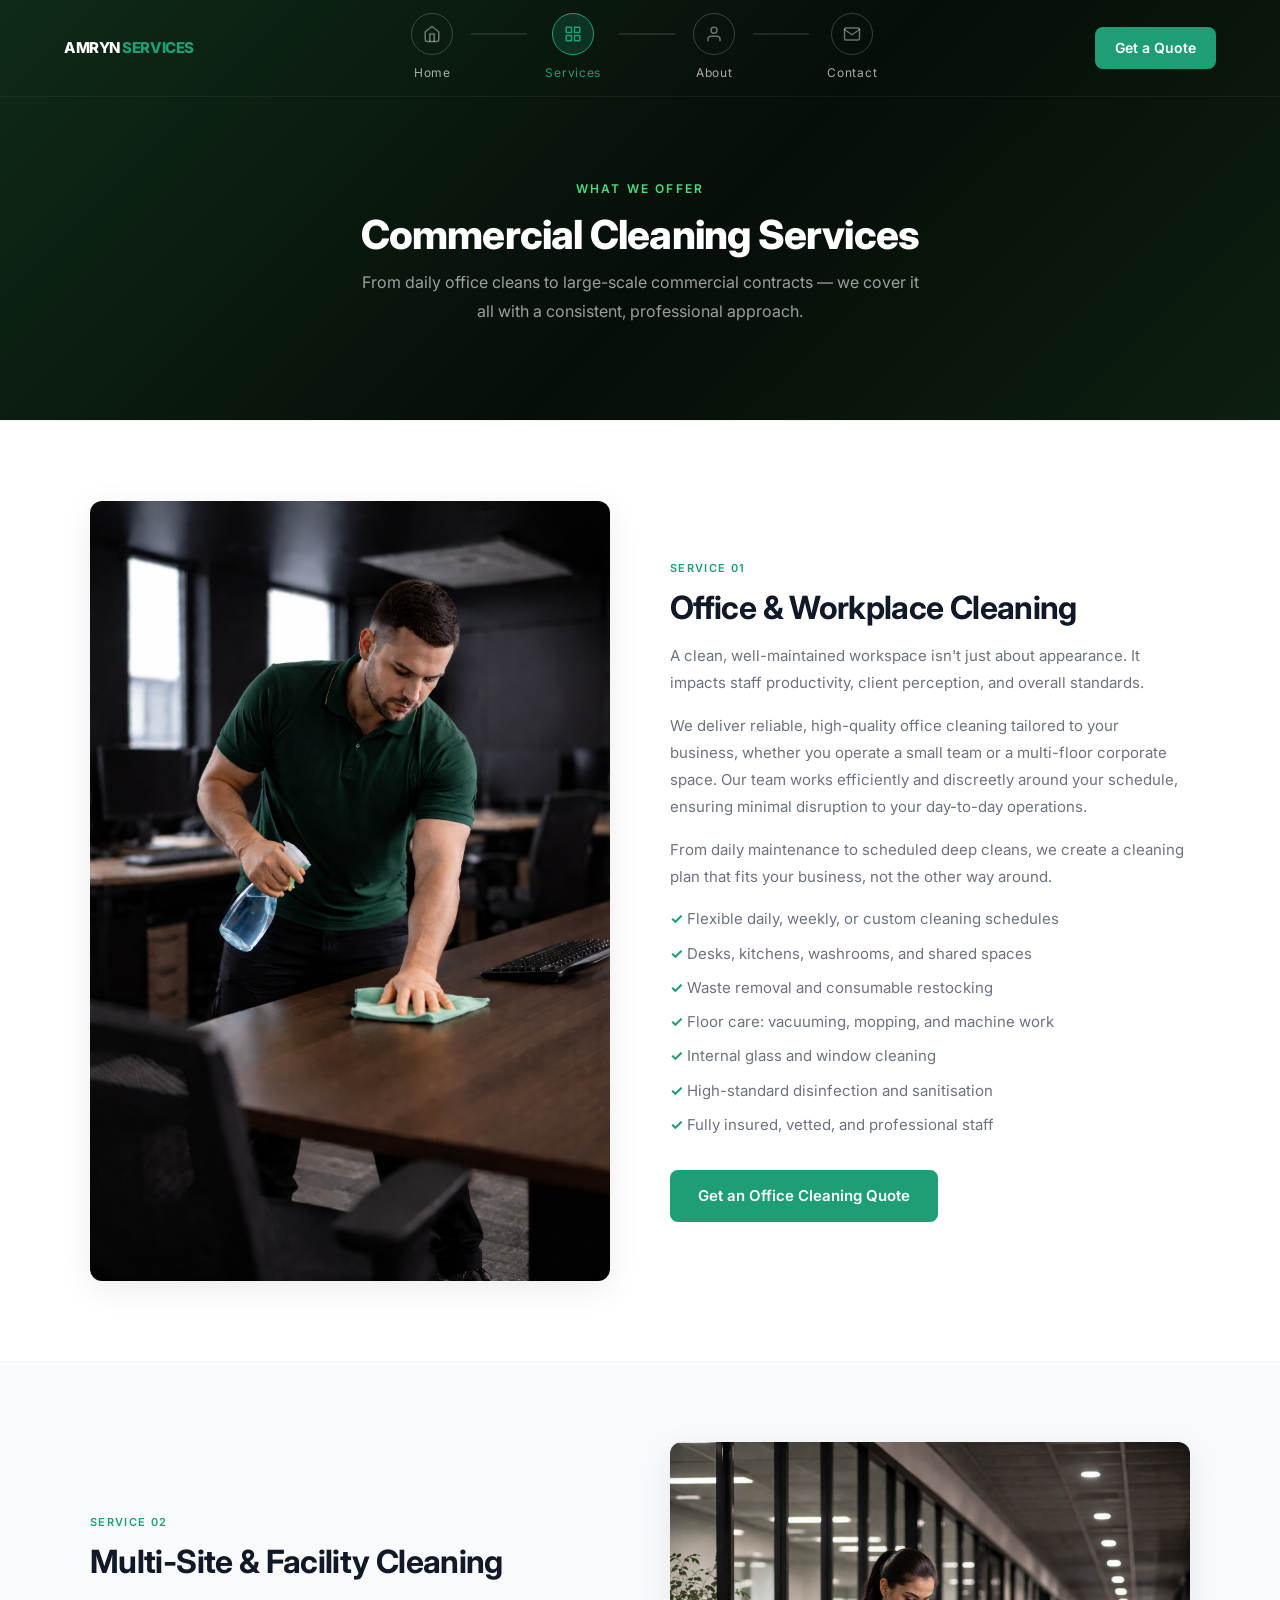
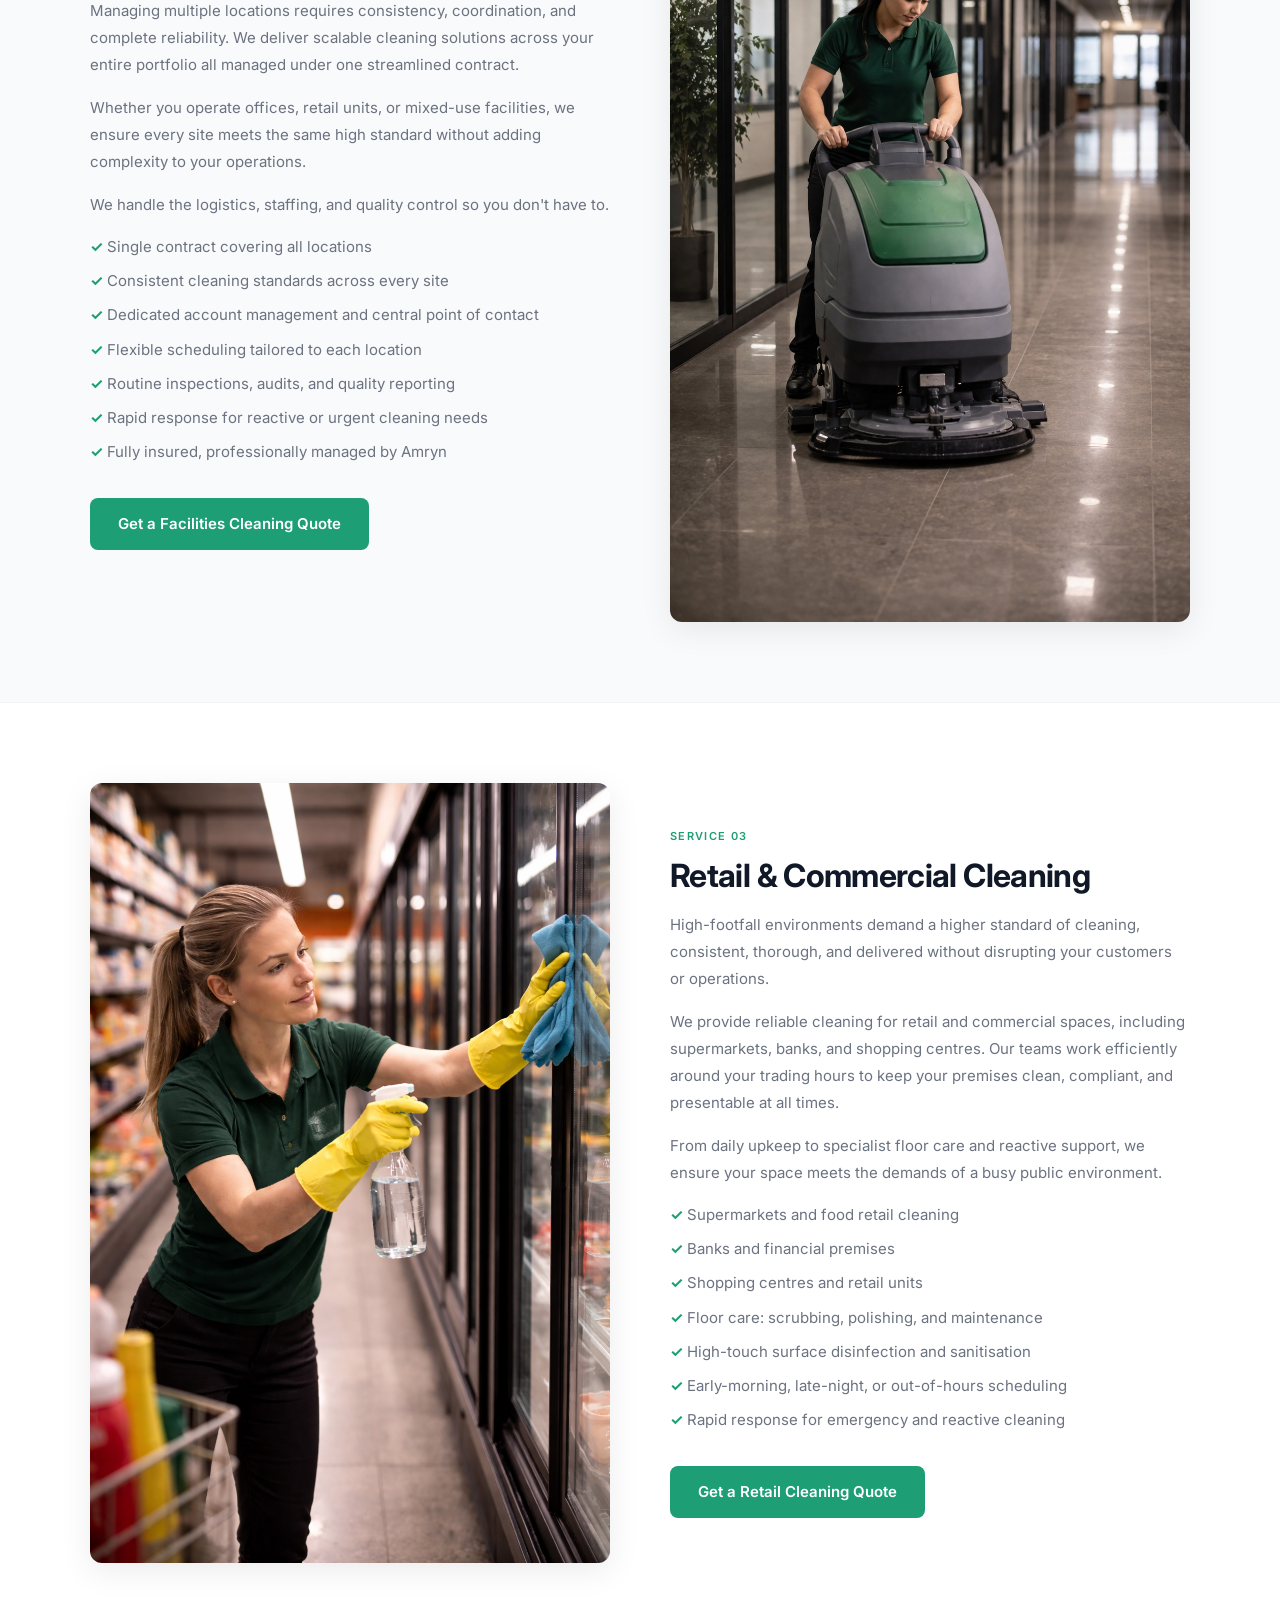
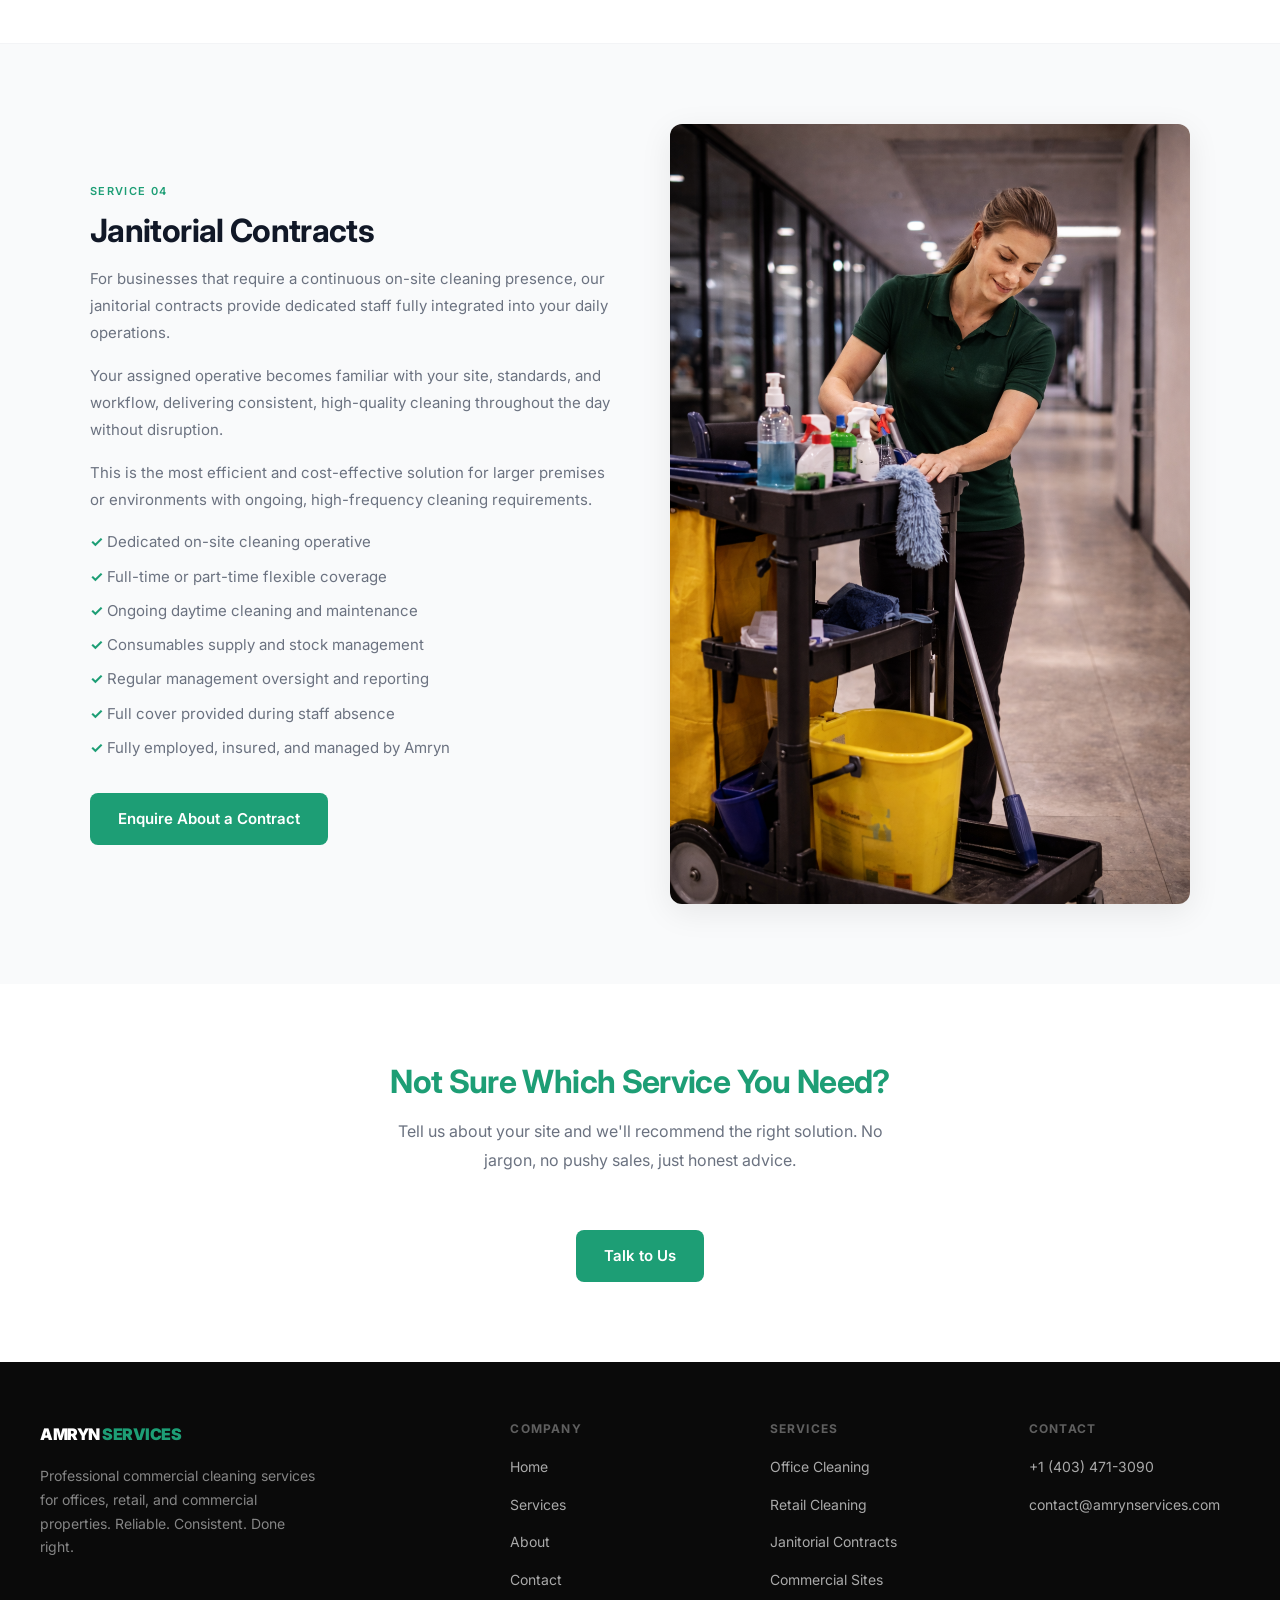
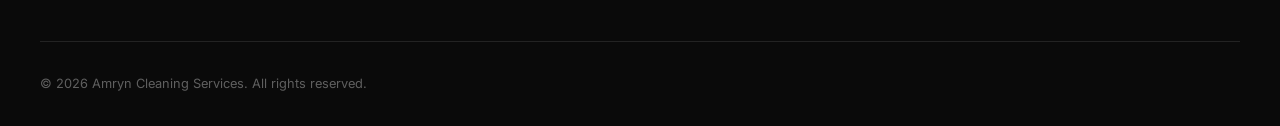
<file: services.html>
<!DOCTYPE html>
<html lang="en">
<head>
  <meta charset="UTF-8" />
  <meta name="viewport" content="width=device-width, initial-scale=1.0" />
  <title>Services — Amryn Cleaning Services</title>
  <meta name="description" content="Commercial cleaning services including office cleaning, retail, supermarkets, banks, janitorial contracts and building site cleans." />
  <link rel="stylesheet" href="styles.css?v=33" />
  <style>
    body { background: #ffffff; }

    /* ── Page Hero ── */
    .sp-hero {
      min-height: 420px;
      display: flex;
      align-items: center;
      justify-content: center;
      text-align: center;
      padding-top: 80px;
      background: linear-gradient(135deg, #0f2a18 0%, #060e08 55%, #0d1f10 100%);
    }
    .sp-hero__inner {
      padding-top: 0;
    }
    .sp-hero__label {
      display: inline-block;
      font-size: 12px;
      font-weight: 600;
      letter-spacing: 0.18em;
      text-transform: uppercase;
      color: #4ade80;
      margin-bottom: 14px;
    }
    .sp-hero h1 {
      font-size: 40px;
      font-weight: 800;
      color: #ffffff;
      letter-spacing: -0.02em;
      line-height: 1.15;
      margin-bottom: 10px;
    }
    .sp-hero p {
      color: rgba(255,255,255,0.6);
      font-size: 1rem;
      line-height: 1.8;
      max-width: 560px;
      margin: 0 auto;
    }

    /* ── Service sections ── */
    .sp-section {
      padding: 80px 24px;
      border-top: 1px solid #f3f4f6;
    }
    .sp-section--alt { background: #f9fafb; }

    .sp-section__inner {
      max-width: 1100px;
      margin: 0 auto;
      display: grid;
      grid-template-columns: 1fr 1fr;
      gap: 60px;
      align-items: center;
    }
    .sp-section__inner--reverse {
      grid-template-columns: 1fr 1fr;
    }
    .sp-section__inner--reverse .sp-section__img-wrap { order: 2; }
    .sp-section__inner--reverse .sp-section__content  { order: 1; }

    .sp-section__img {
      width: 100%;
      height: auto;
      border-radius: 12px;
      box-shadow: 0 8px 32px rgba(0,0,0,0.08);
      display: block;
    }

    /* ── Content ── */
    .sp-tag {
      display: block;
      font-size: 11px;
      font-weight: 600;
      letter-spacing: 0.12em;
      text-transform: uppercase;
      color: #1D9E75;
      margin-bottom: 12px;
    }
    .sp-section__content h2 {
      font-size: 32px;
      font-weight: 700;
      color: #111827;
      letter-spacing: -0.02em;
      margin-bottom: 16px;
    }
    .sp-section__content p {
      color: #6b7280;
      line-height: 1.8;
      margin-bottom: 16px;
      font-size: 15px;
    }

    /* ── Bullets ── */
    .sp-bullets {
      list-style: none;
      padding: 0;
      margin: 0 0 8px;
    }
    .sp-bullets li {
      color: #6b7280;
      font-size: 15px;
      line-height: 1.75;
      margin-bottom: 8px;
      padding-left: 0;
    }
    .sp-bullets li::before {
      content: "✓ ";
      color: #1D9E75;
      font-weight: 700;
    }

    /* ── CTA button ── */
    .sp-btn {
      display: inline-block;
      background: #1D9E75;
      color: #ffffff;
      font-weight: 600;
      font-size: 15px;
      padding: 14px 28px;
      border-radius: 8px;
      border: none;
      margin-top: 24px;
      text-decoration: none;
      transition: background 0.2s ease;
    }
    .sp-btn:hover { background: #166d52; }

    /* ── CTA Banner ── */
    .sp-cta-banner {
      background: #ffffff;
      padding: 80px 24px;
      text-align: center;
    }
    .sp-cta-banner h2 {
      font-size: 32px;
      font-weight: 700;
      color: #1D9E75;
      letter-spacing: -0.02em;
      margin-bottom: 16px;
    }
    .sp-cta-banner p {
      color: #6b7280;
      max-width: 520px;
      margin: 0 auto 32px;
      line-height: 1.8;
    }

    /* ── Responsive ── */
    @media (max-width: 768px) {
      .sp-section__inner,
      .sp-section__inner--reverse {
        grid-template-columns: 1fr;
      }
      .sp-section__inner--reverse .sp-section__img-wrap,
      .sp-section__inner--reverse .sp-section__content {
        order: unset;
      }
      .sp-section__img { height: auto; }
      .sp-hero h1 { font-size: 28px; }
    }
  </style>
</head>
<body>

  <!-- NAVIGATION -->
  <nav class="nav">
    <div class="nav__inner">
      <a href="index.html" class="nav__logo">Amryn <span>Services</span></a>
      <nav class="nav__nodes">
        <a href="index.html" class="nav__node-item">
          <div class="nav__node">
            <svg viewBox="0 0 24 24" fill="none" stroke-width="2" stroke-linecap="round" stroke-linejoin="round"><path d="M3 9l9-7 9 7v11a2 2 0 01-2 2H5a2 2 0 01-2-2z"/><polyline points="9 22 9 12 15 12 15 22"/></svg>
          </div>
          <span>Home</span>
        </a>
        <div class="nav__node-line"></div>
        <a href="services.html" class="nav__node-item">
          <div class="nav__node">
            <svg viewBox="0 0 24 24" fill="none" stroke-width="2" stroke-linecap="round" stroke-linejoin="round"><rect x="3" y="3" width="7" height="7"/><rect x="14" y="3" width="7" height="7"/><rect x="14" y="14" width="7" height="7"/><rect x="3" y="14" width="7" height="7"/></svg>
          </div>
          <span>Services</span>
        </a>
        <div class="nav__node-line"></div>
        <a href="about.html" class="nav__node-item">
          <div class="nav__node">
            <svg viewBox="0 0 24 24" fill="none" stroke-width="2" stroke-linecap="round" stroke-linejoin="round"><path d="M20 21v-2a4 4 0 00-4-4H8a4 4 0 00-4 4v2"/><circle cx="12" cy="7" r="4"/></svg>
          </div>
          <span>About</span>
        </a>
        <div class="nav__node-line"></div>
        <a href="contact.html" class="nav__node-item">
          <div class="nav__node">
            <svg viewBox="0 0 24 24" fill="none" stroke-width="2" stroke-linecap="round" stroke-linejoin="round"><path d="M4 4h16c1.1 0 2 .9 2 2v12c0 1.1-.9 2-2 2H4c-1.1 0-2-.9-2-2V6c0-1.1.9-2 2-2z"/><polyline points="22,6 12,13 2,6"/></svg>
          </div>
          <span>Contact</span>
        </a>
      </nav>
      <a href="contact.html" class="nav__cta">Get a Quote</a>
      <button class="nav__hamburger" aria-label="Open menu">
        <span></span><span></span><span></span>
      </button>
    </div>
    <div class="nav__mobile">
      <a href="index.html">Home</a>
      <a href="services.html">Services</a>
      <a href="about.html">About</a>
      <a href="contact.html">Contact</a>
      <a href="contact.html">Get a Quote</a>
    </div>
  </nav>

  <!-- PAGE HERO -->
  <section class="sp-hero">
    <div class="sp-hero__inner">
      <span class="sp-hero__label">What We Offer</span>
      <h1>Commercial Cleaning Services</h1>
      <p>From daily office cleans to large-scale commercial contracts — we cover it all with a consistent, professional approach.</p>
    </div>
  </section>

  <!-- ============================
       OFFICE CLEANING
       ============================ -->
  <div id="office">
    <div class="sp-section">
      <div class="sp-section__inner">
        <div class="sp-section__img-wrap">
          <img class="sp-section__img" src="images/cleaning1.jpg" alt="Modern clean office environment" />
        </div>
        <div class="sp-section__content fade-up">
          <span class="sp-tag">Service 01</span>
          <h2>Office &amp; Workplace Cleaning</h2>
          <p>
            A clean, well-maintained workspace isn't just about appearance. It impacts staff productivity, client perception, and overall standards.
          </p>
          <p>
            We deliver reliable, high-quality office cleaning tailored to your business, whether you operate a small team or a multi-floor corporate space. Our team works efficiently and discreetly around your schedule, ensuring minimal disruption to your day-to-day operations.
          </p>
          <p>
            From daily maintenance to scheduled deep cleans, we create a cleaning plan that fits your business, not the other way around.
          </p>
          <ul class="sp-bullets">
            <li>Flexible daily, weekly, or custom cleaning schedules</li>
            <li>Desks, kitchens, washrooms, and shared spaces</li>
            <li>Waste removal and consumable restocking</li>
            <li>Floor care: vacuuming, mopping, and machine work</li>
            <li>Internal glass and window cleaning</li>
            <li>High-standard disinfection and sanitisation</li>
            <li>Fully insured, vetted, and professional staff</li>
          </ul>
          <a href="contact.html" class="sp-btn">Get an Office Cleaning Quote</a>
        </div>
      </div>
    </div>
  </div>

  <!-- ============================
       MULTI-SITE & FACILITY CLEANING
       ============================ -->
  <div id="facility">
    <div class="sp-section sp-section--alt">
      <div class="sp-section__inner sp-section__inner--reverse">
        <div class="sp-section__img-wrap">
          <img class="sp-section__img" src="images/cleaning2.png" alt="Multi-site facility cleaning" />
        </div>
        <div class="sp-section__content fade-up">
          <span class="sp-tag">Service 02</span>
          <h2>Multi-Site &amp; Facility Cleaning</h2>
          <p>
            Managing multiple locations requires consistency, coordination, and complete reliability. We deliver scalable cleaning solutions across your entire portfolio all managed under one streamlined contract.
          </p>
          <p>
            Whether you operate offices, retail units, or mixed-use facilities, we ensure every site meets the same high standard without adding complexity to your operations.
          </p>
          <p>
            We handle the logistics, staffing, and quality control so you don't have to.
          </p>
          <ul class="sp-bullets">
            <li>Single contract covering all locations</li>
            <li>Consistent cleaning standards across every site</li>
            <li>Dedicated account management and central point of contact</li>
            <li>Flexible scheduling tailored to each location</li>
            <li>Routine inspections, audits, and quality reporting</li>
            <li>Rapid response for reactive or urgent cleaning needs</li>
            <li>Fully insured, professionally managed by Amryn</li>
          </ul>
          <a href="contact.html" class="sp-btn">Get a Facilities Cleaning Quote</a>
        </div>
      </div>
    </div>
  </div>

  <!-- ============================
       RETAIL & COMMERCIAL
       ============================ -->
  <div id="retail">
    <div class="sp-section">
      <div class="sp-section__inner">
        <div class="sp-section__img-wrap">
          <img class="sp-section__img" src="images/cleaning3.png" alt="Retail store being cleaned" />
        </div>
        <div class="sp-section__content fade-up">
          <span class="sp-tag">Service 03</span>
          <h2>Retail &amp; Commercial Cleaning</h2>
          <p>
            High-footfall environments demand a higher standard of cleaning, consistent, thorough, and delivered without disrupting your customers or operations.
          </p>
          <p>
            We provide reliable cleaning for retail and commercial spaces, including supermarkets, banks, and shopping centres. Our teams work efficiently around your trading hours to keep your premises clean, compliant, and presentable at all times.
          </p>
          <p>
            From daily upkeep to specialist floor care and reactive support, we ensure your space meets the demands of a busy public environment.
          </p>
          <ul class="sp-bullets">
            <li>Supermarkets and food retail cleaning</li>
            <li>Banks and financial premises</li>
            <li>Shopping centres and retail units</li>
            <li>Floor care: scrubbing, polishing, and maintenance</li>
            <li>High-touch surface disinfection and sanitisation</li>
            <li>Early-morning, late-night, or out-of-hours scheduling</li>
            <li>Rapid response for emergency and reactive cleaning</li>
          </ul>
          <a href="contact.html" class="sp-btn">Get a Retail Cleaning Quote</a>
        </div>
      </div>
    </div>
  </div>

  <!-- ============================
       JANITORIAL CONTRACTS
       ============================ -->
  <div id="janitorial">
    <div class="sp-section sp-section--alt">
      <div class="sp-section__inner sp-section__inner--reverse">
        <div class="sp-section__img-wrap">
          <img class="sp-section__img" src="images/cleaning4.png" alt="Professional cleaner at work" />
        </div>
        <div class="sp-section__content fade-up">
          <span class="sp-tag">Service 04</span>
          <h2>Janitorial Contracts</h2>
          <p>
            For businesses that require a continuous on-site cleaning presence, our janitorial contracts provide dedicated staff fully integrated into your daily operations.
          </p>
          <p>
            Your assigned operative becomes familiar with your site, standards, and workflow, delivering consistent, high-quality cleaning throughout the day without disruption.
          </p>
          <p>
            This is the most efficient and cost-effective solution for larger premises or environments with ongoing, high-frequency cleaning requirements.
          </p>
          <ul class="sp-bullets">
            <li>Dedicated on-site cleaning operative</li>
            <li>Full-time or part-time flexible coverage</li>
            <li>Ongoing daytime cleaning and maintenance</li>
            <li>Consumables supply and stock management</li>
            <li>Regular management oversight and reporting</li>
            <li>Full cover provided during staff absence</li>
            <li>Fully employed, insured, and managed by Amryn</li>
          </ul>
          <a href="contact.html" class="sp-btn">Enquire About a Contract</a>
        </div>
      </div>
    </div>
  </div>

  <!-- ============================
       CTA BANNER
       ============================ -->
  <section class="sp-cta-banner">
    <h2>Not Sure Which Service You Need?</h2>
    <p>Tell us about your site and we'll recommend the right solution. No jargon, no pushy sales, just honest advice.</p>
    <a href="contact.html" class="sp-btn">Talk to Us</a>
  </section>

  <!-- FOOTER -->
  <footer class="footer">
    <div class="footer__inner">
      <div class="footer__top">
        <div class="footer__brand">
          <div class="footer__logo">Amryn <span>Services</span></div>
          <p>Professional commercial cleaning services for offices, retail, and commercial properties. Reliable. Consistent. Done right.</p>
        </div>
        <div class="footer__col">
          <h4>Company</h4>
          <ul>
            <li><a href="index.html">Home</a></li>
            <li><a href="services.html">Services</a></li>
            <li><a href="about.html">About</a></li>
            <li><a href="contact.html">Contact</a></li>
          </ul>
        </div>
        <div class="footer__col">
          <h4>Services</h4>
          <ul>
            <li><a href="#office">Office Cleaning</a></li>
            <li><a href="#retail">Retail Cleaning</a></li>
            <li><a href="#janitorial">Janitorial Contracts</a></li>
            <li><a href="#commercial">Commercial Sites</a></li>
          </ul>
        </div>
        <div class="footer__col">
          <h4>Contact</h4>
          <ul>
            <li><a href="tel:+14034713090">+1 (403) 471-3090</a></li>
            <li><a href="mailto:contact@amrynservices.com">contact@amrynservices.com</a></li>
          </ul>
        </div>
      </div>
      <div class="footer__bottom">
        <span class="footer__copy">© 2026 Amryn Cleaning Services. All rights reserved.</span>
      </div>
    </div>
  </footer>

  <script src="main.js"></script>
</body>
</html>
</file>
<file: styles.css>
/* =============================================
   AMRYN CLEANING SERVICES — Global Stylesheet
   ============================================= */

@import url('https://fonts.googleapis.com/css2?family=Inter:wght@400;500;600;700;800;900&display=swap');

/* --- Reset & Base --- */
*, *::before, *::after {
  box-sizing: border-box;
  margin: 0;
  padding: 0;
}

html {
  scroll-behavior: smooth;
  font-size: 16px;
}

body {
  font-family: 'Inter', system-ui, -apple-system, sans-serif;
  color: #111111;
  background: #ffffff;
  line-height: 1.6;
  -webkit-font-smoothing: antialiased;
}

img {
  display: block;
  max-width: 100%;
}

a {
  text-decoration: none;
  color: inherit;
}

ul {
  list-style: none;
}

/* --- CSS Variables --- */
:root {
  --black: #0a0a0a;
  --white: #ffffff;
  --gray-100: #f5f5f5;
  --gray-200: #e8e8e8;
  --gray-400: #aaaaaa;
  --gray-600: #666666;
  --gray-800: #222222;
  --green: #1f7a5c;
  --max-width: 1200px;
  --section-pad: 96px 24px;
  --radius: 4px;
  --transition: 0.2s ease;
}

/* --- Typography --- */
h1, h2, h3, h4 {
  font-weight: 800;
  line-height: 1.15;
  letter-spacing: -0.02em;
}

h1 { font-size: clamp(2.4rem, 5vw, 4rem); }
h2 { font-size: clamp(1.8rem, 3.5vw, 2.75rem); }
h3 { font-size: 1.25rem; font-weight: 700; }
p  { color: var(--gray-600); }

/* --- Layout Utilities --- */
.container {
  max-width: var(--max-width);
  margin: 0 auto;
  padding: 0 24px;
}

.section {
  padding: var(--section-pad);
}

.section--dark {
  background: var(--black);
  color: var(--white);
}

.section--dark p {
  color: rgba(255,255,255,0.65);
}

.section--gray {
  background: var(--gray-100);
}

.section-label {
  display: inline-block;
  font-size: 0.75rem;
  font-weight: 700;
  letter-spacing: 0.12em;
  text-transform: uppercase;
  color: #1D9E75;
  margin-bottom: 12px;
}

.section-header {
  max-width: 640px;
  margin-bottom: 56px;
}

.section-header h2 {
  margin-bottom: 16px;
}

/* --- Buttons --- */
.btn {
  display: inline-block;
  padding: 14px 32px;
  font-size: 0.9rem;
  font-weight: 700;
  letter-spacing: 0.02em;
  border: 2px solid var(--black);
  cursor: pointer;
  transition: background var(--transition), color var(--transition);
  border-radius: var(--radius);
}

.btn-primary {
  background: #1D9E75;
  color: var(--white);
}

.btn-primary:hover {
  background: #166d52;
  border-color: #166d52;
}

.btn-outline {
  background: transparent;
  color: var(--black);
}

.btn-outline:hover {
  background: var(--black);
  color: var(--white);
}

.btn-white {
  background: var(--white);
  color: var(--black);
  border-color: var(--white);
}

.btn-white:hover {
  background: var(--gray-200);
  border-color: var(--gray-200);
}

/* =============================================
   NAVIGATION
   ============================================= */

.nav {
  position: absolute;
  top: 0;
  left: 0;
  width: 100%;
  z-index: 100;
  background: transparent;
  border-bottom: 1px solid rgba(255,255,255,0.05);
  padding: 14px 0;
  transition: background 0.3s ease, padding 0.3s ease, box-shadow 0.3s ease;
}

.nav--scrolled {
  position: fixed;
  background: rgba(0,0,0,0.85);
  backdrop-filter: blur(10px);
  -webkit-backdrop-filter: blur(10px);
  padding: 10px 0;
  border-bottom: 1px solid rgba(255,255,255,0.08);
  box-shadow: 0 2px 20px rgba(0,0,0,0.3);
}

.nav__inner {
  display: flex;
  align-items: center;
  justify-content: space-between;
  max-width: var(--max-width);
  margin: 0 auto;
  padding: 0 24px;
  height: 68px;
}

.nav__logo {
  font-size: 15px;
  font-weight: 800;
  letter-spacing: -0.03em;
  color: #ffffff;
  text-transform: uppercase;
}

.nav__logo span {
  color: #1D9E75;
}

.nav__nodes {
  display: flex;
  align-items: center;
  gap: 0;
}

.nav__node-item {
  display: flex;
  flex-direction: column;
  align-items: center;
  gap: 8px;
  text-decoration: none;
  padding: 0 18px;
  cursor: pointer;
}

.nav__node {
  width: 42px;
  height: 42px;
  border-radius: 50%;
  border: 1.5px solid rgba(255,255,255,0.2);
  background: transparent;
  display: flex;
  align-items: center;
  justify-content: center;
  transition: border-color 0.25s, background 0.25s;
}

.nav__node svg {
  width: 18px;
  height: 18px;
  stroke: rgba(255,255,255,0.4);
  transition: stroke 0.25s;
}

.nav__node-item span {
  font-size: 12px;
  color: rgba(255,255,255,0.65);
  letter-spacing: 0.06em;
  transition: color 0.2s;
}

.nav__node-line {
  width: 56px;
  height: 1.5px;
  background: rgba(255,255,255,0.1);
  margin-bottom: 28px;
}

.nav__node-item:hover .nav__node,
.nav__node-item.active .nav__node {
  border-color: #1D9E75;
  background: rgba(29,158,117,0.2);
}

.nav__node-item:hover .nav__node svg,
.nav__node-item.active .nav__node svg {
  stroke: #1D9E75;
}

.nav__node-item:hover span,
.nav__node-item.active span {
  color: #1D9E75;
}

.nav__cta {
  background: #1D9E75;
  color: #ffffff !important;
  padding: 10px 20px;
  border-radius: 8px;
  font-weight: 600;
  font-size: 14px;
  border: none;
  transition: background 0.2s ease;
}

.nav__cta:hover {
  background: #166d52 !important;
  color: #ffffff !important;
}

/* Hamburger */
.nav__hamburger {
  display: none;
  flex-direction: column;
  gap: 5px;
  cursor: pointer;
  padding: 4px;
  background: none;
  border: none;
}

.nav__hamburger span {
  display: block;
  width: 24px;
  height: 2px;
  background: #1D9E75;
  transition: transform 0.3s, opacity 0.3s;
}

.nav__mobile {
  display: none;
  flex-direction: column;
  background: rgba(0,0,0,0.95);
  backdrop-filter: blur(10px);
  -webkit-backdrop-filter: blur(10px);
  border-top: 1px solid rgba(255,255,255,0.05);
  padding: 24px;
  gap: 20px;
}

.nav__mobile a {
  font-size: 1rem;
  font-weight: 600;
  color: rgba(255,255,255,0.8);
  padding: 8px 0;
  border-bottom: 1px solid rgba(255,255,255,0.08);
  transition: color 0.2s;
}

.nav__mobile a:hover {
  color: #1D9E75;
}

.nav__mobile.open {
  display: flex;
}

/* =============================================
   HERO
   ============================================= */

@keyframes heroFadeUp {
  from { opacity: 0; transform: translateY(22px); }
  to   { opacity: 1; transform: translateY(0); }
}

.hero {
  position: relative;
  min-height: 100vh;
  width: 100vw;
  max-width: 100vw;
  margin: 0;
  padding-top: 80px;
  padding-left: 0;
  padding-right: 0;
  display: flex;
  flex-direction: column;
  overflow: hidden;
  box-sizing: border-box;
}

.hero__bg {
  position: absolute;
  top: 0;
  left: 0;
  width: 100%;
  height: 100%;
  object-fit: cover;
  object-position: center top;
  display: block;
  z-index: 0;
  filter: brightness(1.6);
  transform: scale(1.05);
  transform-origin: center top;
}

.hero__overlay {
  position: absolute;
  top: 0;
  left: 0;
  width: 100%;
  height: 100%;
  background: rgba(0, 0, 0, 0.15);
  z-index: 1;
}

/* Subtle grid — "system" feel */
.hero__grid {
  position: absolute;
  inset: 0;
  z-index: 1;
  background-image:
    linear-gradient(rgba(255,255,255,0.025) 1px, transparent 1px),
    linear-gradient(90deg, rgba(255,255,255,0.025) 1px, transparent 1px);
  background-size: 64px 64px;
}

.hero__content {
  position: relative;
  z-index: 2;
  flex: 1;
  display: flex;
  flex-direction: column;
  justify-content: center;
  align-items: center;
  text-align: center;
  max-width: var(--max-width);
  margin: 0 auto;
  padding: 100px 24px 48px;
  color: var(--white);
  width: 100%;
}

/* Top label */
.hero__label {
  text-shadow: 0 2px 8px rgba(0,0,0,1);
  display: inline-block;
  font-size: 16px;
  font-weight: 700;
  letter-spacing: 0.08em;
  text-transform: uppercase;
  color: var(--green);
  margin-bottom: 20px;
  text-shadow: 0 1px 6px rgba(0,0,0,0.9);
  animation: heroFadeUp 0.6s ease-out 0.1s both;
}

/* Headline */
.hero__title {
  font-size: clamp(2.2rem, 4.5vw, 3.6rem);
  font-weight: 900;
  letter-spacing: -0.03em;
  line-height: 1.1;
  max-width: 760px;
  margin-bottom: 20px;
  color: #ffffff;
  animation: heroFadeUp 0.7s ease-out 0.22s both;
}

/* Subtext */
.hero__sub {
  font-size: 1rem;
  color: #e5e7eb;
  max-width: 540px;
  margin-bottom: 28px;
  line-height: 1.8;
  animation: heroFadeUp 0.7s ease-out 0.36s both;
}

/* CTA buttons */
.hero__actions {
  display: flex;
  gap: 14px;
  flex-wrap: wrap;
  justify-content: center;
  margin-bottom: 32px;
  animation: heroFadeUp 0.7s ease-out 0.5s both;
}

.hero__btn {
  display: inline-flex;
  align-items: center;
  padding: 14px 28px;
  font-size: 0.9rem;
  font-weight: 700;
  letter-spacing: 0.01em;
  border: 2px solid transparent;
  border-radius: var(--radius);
  white-space: nowrap;
  transition: transform 0.2s ease, box-shadow 0.2s ease,
              background 0.2s ease, border-color 0.2s ease;
}

.hero__btn:hover {
  transform: scale(1.03);
}

.hero__btn--primary {
  background: var(--green);
  color: #ffffff;
  border-color: var(--green);
  box-shadow: 0 4px 20px rgba(34,197,94,0.3);
}

.hero__btn--primary:hover {
  background: #165e46;
  border-color: #165e46;
  box-shadow: 0 6px 24px rgba(31,122,92,0.5);
  transform: scale(1.02);
}

.hero__btn--outline {
  background: transparent;
  color: #ffffff;
  border: 1.5px solid rgba(255,255,255,0.7);
  transition: border-color 0.2s, background 0.2s;
}

.hero__btn--outline:hover {
  border-color: #ffffff;
  background: rgba(255,255,255,0.08);
}

/* Trust strip */
.hero__trust {
  display: flex;
  align-items: center;
  justify-content: center;
  gap: 12px;
  flex-wrap: wrap;
  animation: heroFadeUp 0.7s ease-out 0.64s both;
}

.hero__trust-item {
  display: flex;
  align-items: center;
  gap: 8px;
  color: #ffffff;
  font-size: 13px;
  font-weight: 600;
  letter-spacing: 0.02em;
  background: rgba(0,0,0,0.45);
  border: 1px solid #1d6b4f;
  border-radius: 999px;
  padding: 7px 16px;
  backdrop-filter: blur(8px);
  -webkit-backdrop-filter: blur(8px);
  transition: background 0.2s, border-color 0.2s;
  cursor: default;
}

.hero__trust-item:hover {
  background: rgba(0,0,0,0.6);
  border-color: #1D9E75;
}

.hero__trust-item svg {
  width: 14px;
  height: 14px;
  flex-shrink: 0;
  stroke: #1D9E75;
}

/* Stats strip — pinned to bottom of hero */
.hero__stats-strip {
  position: relative;
  z-index: 2;
  border-top: 1px solid rgba(255,255,255,0.1);
  background: rgba(0,0,0,0);
  backdrop-filter: blur(8px);
  -webkit-backdrop-filter: blur(8px);
  animation: heroFadeUp 0.7s ease-out 0.6s both;
  flex-shrink: 0;
}

.hero__stats-inner {
  max-width: var(--max-width);
  margin: 0 auto;
  padding: 22px 24px;
  display: flex;
  align-items: center;
}

.hero__stat {
  flex: 1;
  text-align: center;
}

.hero__stat-value {
  display: block;
  font-size: 1.45rem;
  font-weight: 900;
  color: #ffffff;
  letter-spacing: -0.03em;
  line-height: 1.1;
}

.hero__stat-label {
  display: block;
  font-size: 0.65rem;
  color: #1D9E75;
  text-transform: uppercase;
  letter-spacing: 0.09em;
  margin-top: 5px;
  font-weight: 500;
}

.hero__stat-divider {
  width: 1px;
  height: 36px;
  background: rgba(255,255,255,0.12);
  flex-shrink: 0;
}

/* =============================================
   STATS BAR
   ============================================= */

.stats-bar {
  background: var(--black);
  padding: 32px 24px;
}

.stats-bar__inner {
  max-width: var(--max-width);
  margin: 0 auto;
  display: grid;
  grid-template-columns: repeat(4, 1fr);
  gap: 32px;
  text-align: center;
}

.stats-bar__item h3 {
  font-size: 2rem;
  font-weight: 900;
  color: var(--white);
  letter-spacing: -0.03em;
}

.stats-bar__item p {
  font-size: 0.8rem;
  color: rgba(255,255,255,0.5);
  margin-top: 4px;
  font-weight: 500;
  letter-spacing: 0.04em;
  text-transform: uppercase;
}

/* =============================================
   SERVICE CARDS (Preview)
   ============================================= */

.services-preview {
  padding: var(--section-pad);
}

.services-grid {
  display: grid;
  grid-template-columns: repeat(4, 1fr);
  gap: 20px;
  max-width: 1200px;
  margin: 0 auto;
}

/* ── New service cards ── */
.card {
  background: #ffffff;
  border: 1px solid #e5e7eb;
  border-radius: 12px;
  overflow: hidden;
  box-shadow: 0 4px 20px rgba(0,0,0,0.04);
  transition: transform 0.2s, box-shadow 0.2s, border-color 0.2s;
  display: flex;
  flex-direction: column;
}
.card:hover {
  transform: translateY(-3px);
  box-shadow: 0 10px 30px rgba(0,0,0,0.08), 0 0 0 1px rgba(29,158,117,0.15);
  border: 1.5px solid rgba(29,158,117,0.6);
}
.card-body {
  padding: 20px 24px 24px;
  display: flex;
  flex-direction: column;
  flex: 1;
}
.card-num {
  font-size: 11px;
  font-weight: 700;
  color: #1D9E75;
  letter-spacing: 0.1em;
  opacity: 0.7;
  margin-bottom: 10px;
}
.card-title {
  font-size: 15px;
  font-weight: 700;
  color: #111827;
  margin-bottom: 10px;
  line-height: 1.3;
}
.card-divider {
  width: 24px;
  height: 2px;
  background: #e5e7eb;
  margin: 12px 0;
}
.card-text {
  font-size: 13px;
  color: #6b7280;
  line-height: 1.6;
  margin-bottom: 20px;
}
.card-learn {
  font-size: 13px;
  font-weight: 600;
  color: #1D9E75;
  text-decoration: none;
  display: inline-flex;
  align-items: center;
  gap: 4px;
  margin-bottom: 16px;
}
.card-icon {
  width: 40px;
  height: 40px;
  border-radius: 10px;
  background: #f3f4f6;
  display: flex;
  align-items: center;
  justify-content: center;
  margin-top: auto;
  transition: background 0.2s;
}
.card-icon svg {
  width: 18px;
  height: 18px;
  stroke: #6b7280;
  fill: none;
  stroke-width: 1.75;
  stroke-linecap: round;
  stroke-linejoin: round;
  transition: stroke 0.2s;
}
.card:hover .card-icon { background: rgba(29,158,117,0.12); }
.card:hover .card-icon svg { stroke: #1D9E75; }

/* =============================================
   WHY CHOOSE US
   ============================================= */

.why-grid {
  display: grid;
  grid-template-columns: repeat(4, 1fr);
  gap: 32px;
}

.why-item {
  padding: 32px 24px;
  border: 1px solid var(--gray-200);
  border-radius: 6px;
  transition: border-color 0.2s, box-shadow 0.2s, transform 0.2s;
}

.why-item:hover {
  border-color: rgba(29,158,117,0.5);
  transform: translateY(-2px);
  box-shadow: 0 8px 20px rgba(0,0,0,0.08);
}

.why-item__icon {
  width: 44px;
  height: 44px;
  background: #1D9E75;
  border-radius: 50%;
  display: flex;
  align-items: center;
  justify-content: center;
  margin-bottom: 20px;
  transition: background 0.2s;
}

.why-item:hover .why-item__icon {
  background: #166d52;
}

.why-item__icon svg {
  width: 20px;
  height: 20px;
  stroke: var(--white);
  fill: none;
  stroke-width: 2;
  stroke-linecap: round;
  stroke-linejoin: round;
}

.why-item h3 {
  font-size: 1rem;
  margin-bottom: 8px;
}

.why-item p {
  font-size: 0.875rem;
  line-height: 1.65;
}

/* =============================================
   OUR PROCESS
   ============================================= */

.our-process {
  background: linear-gradient(to bottom, #ffffff, #f9fafb);
}

.our-process__grid {
  display: grid;
  grid-template-columns: 1fr 100px 1fr;
  align-items: stretch;
  gap: 0 16px;
}

/* ---- Step columns ---- */
.process-col {
  display: flex;
  flex-direction: column;
  gap: 16px;
  padding: 4px 0;
}

.process-item {
  flex: 1;
  padding: 24px;
  background: #ffffff;
  border: 1px solid #e5e7eb;
  border-radius: 12px;
  box-shadow: 0 4px 20px rgba(0,0,0,0.04);
  transition: transform 0.25s ease-out,
              box-shadow 0.25s ease-out,
              border-color 0.25s ease-out;
  cursor: default;
}

.process-item:hover,
.process-item.is-hovered {
  border-color: rgba(34,197,94,0.5);
  transform: translateY(-2px);
  box-shadow: 0 8px 20px rgba(0,0,0,0.35);
}

.process-item:hover .process-item__num,
.process-item.is-hovered .process-item__num {
  color: #22c55e;
  border-color: #22c55e;
}

.process-item__num {
  display: block;
  font-size: 0.72rem;
  font-weight: 600;
  letter-spacing: 0.14em;
  text-transform: uppercase;
  color: var(--green);
  margin-bottom: 10px;
}

.process-item h3 {
  font-size: 1rem;
  font-weight: 700;
  color: #111827;
  margin-bottom: 8px;
}

.process-item p {
  font-size: 0.875rem;
  line-height: 1.75;
  color: #6b7280;
}

/* ---- Center flow diagram ---- */
.process-flow {
  display: flex;
  justify-content: center;
  padding: 4px 0;
}

.process-flow__track {
  position: relative;
  display: flex;
  flex-direction: column;
  align-items: center;
  width: 100%;
  height: 100%;
}


/* Nodes — all permanently green filled */
.process-flow__node {
  width: 52px;
  height: 52px;
  border: 2px solid var(--green);
  border-radius: 50%;
  background: #ffffff;
  display: flex;
  align-items: center;
  justify-content: center;
  flex-shrink: 0;
  cursor: pointer;
  position: relative;
  z-index: 1;
  transition: background 0.25s ease-out,
              transform 0.25s ease-out,
              box-shadow 0.25s ease-out;
}

.process-flow__node:hover,
.process-flow__node.is-hovered {
  background: var(--green);
  transform: scale(1.12);
  box-shadow: 0 6px 28px rgba(31, 122, 92, 0.45);
}

.process-flow__node svg {
  width: 21px;
  height: 21px;
  stroke: var(--green);
  fill: none;
  stroke-width: 1.75;
  stroke-linecap: round;
  stroke-linejoin: round;
  transition: stroke 0.25s ease-out;
}

.process-flow__node:hover svg,
.process-flow__node.is-hovered svg {
  stroke: #ffffff;
}

/* Final node — same style, slightly larger */
.process-flow__node--filled {
  width: 58px;
  height: 58px;
}

.process-flow__node--filled svg {
  width: 23px;
  height: 23px;
}

.process-flow__node--filled:hover,
.process-flow__node--filled.is-hovered {
  transform: scale(1.15);
}

/* Line spacers — invisible; spine is the visual line */
.process-flow__line {
  flex: 1;
  width: 0;
  min-height: 20px;
}

/* =============================================
   PROCESS
   ============================================= */

.process-steps {
  display: grid;
  grid-template-columns: repeat(3, 1fr);
  gap: 0;
  position: relative;
}

.process-steps::before {
  content: '';
  position: absolute;
  top: 32px;
  left: calc(16.66% + 16px);
  right: calc(16.66% + 16px);
  height: 1px;
  background: rgba(29,158,117,0.4);
}

.process-step {
  padding: 0 32px;
  text-align: center;
  position: relative;
}

.process-step__number {
  width: 64px;
  height: 64px;
  background: #1D9E75;
  color: var(--white);
  font-size: 1.25rem;
  font-weight: 900;
  border-radius: 50%;
  display: flex;
  align-items: center;
  justify-content: center;
  margin: 0 auto 24px;
  position: relative;
  z-index: 1;
  transition: background 0.2s;
}

.process-step:hover .process-step__number {
  background: #166d52;
}

.process-step h3 {
  font-size: 1.1rem;
  margin-bottom: 10px;
}

.process-step p {
  font-size: 0.875rem;
  line-height: 1.65;
}

/* =============================================
   TESTIMONIALS
   ============================================= */

.testimonials-grid {
  display: grid;
  grid-template-columns: repeat(3, 1fr);
  gap: 24px;
}

.testimonial-card {
  padding: 36px;
  background: var(--white);
  border: 1px solid var(--gray-200);
  border-radius: 6px;
}

.testimonial-card__stars {
  display: flex;
  gap: 4px;
  margin-bottom: 20px;
}

.testimonial-card__stars span {
  color: #f5a623;
  font-size: 1rem;
}

.testimonial-card blockquote {
  font-size: 0.95rem;
  line-height: 1.7;
  color: var(--gray-800);
  margin-bottom: 24px;
  font-style: italic;
}

.testimonial-card__author {
  border-top: 1px solid var(--gray-200);
  padding-top: 20px;
}

.testimonial-card__author strong {
  display: block;
  font-size: 0.875rem;
  font-weight: 700;
  color: var(--black);
}

.testimonial-card__author span {
  font-size: 0.8rem;
  color: var(--gray-400);
}

/* =============================================
   CTA BANNER
   ============================================= */

.cta-banner {
  background: var(--black);
  padding: 80px 24px;
  text-align: center;
}

.cta-banner h2 {
  color: var(--white);
  margin-bottom: 16px;
  max-width: 600px;
  margin-left: auto;
  margin-right: auto;
}

.cta-banner p {
  color: rgba(255,255,255,0.6);
  max-width: 480px;
  margin: 0 auto 36px;
}

/* =============================================
   CONTACT FORM
   ============================================= */

.contact-form-section {
  padding: var(--section-pad);
}

.contact-form-grid {
  display: grid;
  grid-template-columns: 1fr 1fr;
  gap: 80px;
  align-items: start;
}

.contact-info h2 {
  margin-bottom: 20px;
}

.contact-info p {
  margin-bottom: 36px;
}

.contact-detail {
  display: flex;
  align-items: flex-start;
  gap: 16px;
  margin-bottom: 24px;
}

.contact-detail__icon {
  width: 40px;
  height: 40px;
  background: var(--gray-100);
  border-radius: 50%;
  display: flex;
  align-items: center;
  justify-content: center;
  flex-shrink: 0;
}

.contact-detail__icon svg {
  width: 18px;
  height: 18px;
  stroke: var(--black);
  fill: none;
  stroke-width: 2;
  stroke-linecap: round;
  stroke-linejoin: round;
}

.contact-detail__text strong {
  display: block;
  font-size: 0.85rem;
  font-weight: 700;
  color: #1D9E75;
  text-transform: uppercase;
  letter-spacing: 0.06em;
  margin-bottom: 4px;
}

.contact-detail__text span {
  font-size: 1rem;
  font-weight: 600;
  color: var(--black);
}

/* Form */
.form {
  display: flex;
  flex-direction: column;
  gap: 16px;
}

.form-row {
  display: grid;
  grid-template-columns: 1fr 1fr;
  gap: 16px;
}

.form-group {
  display: flex;
  flex-direction: column;
  gap: 6px;
}

.form-group label {
  font-size: 0.8rem;
  font-weight: 700;
  letter-spacing: 0.06em;
  text-transform: uppercase;
  color: var(--gray-600);
}

.form-group input,
.form-group select,
.form-group textarea {
  width: 100%;
  padding: 13px 16px;
  border: 1.5px solid var(--gray-200);
  border-radius: var(--radius);
  font-size: 0.925rem;
  font-family: inherit;
  color: var(--black);
  background: var(--white);
  transition: border-color var(--transition);
  outline: none;
}

.form-group input:focus,
.form-group select:focus,
.form-group textarea:focus {
  border-color: var(--black);
}

.form-group textarea {
  resize: vertical;
  min-height: 130px;
}

.form-group select {
  appearance: none;
  cursor: pointer;
  background-image: url("data:image/svg+xml,%3Csvg xmlns='http://www.w3.org/2000/svg' width='12' height='12' viewBox='0 0 12 12'%3E%3Cpath fill='%23666' d='M6 8L1 3h10z'/%3E%3C/svg%3E");
  background-repeat: no-repeat;
  background-position: right 16px center;
}

.form-submit {
  margin-top: 8px;
}

.form-submit .btn {
  width: 100%;
  text-align: center;
}

.form-note {
  font-size: 0.78rem;
  color: var(--gray-400);
  text-align: center;
  margin-top: 8px;
}

/* =============================================
   SERVICES PAGE
   ============================================= */

.page-hero {
  min-height: 420px;
  display: flex;
  align-items: center;
  justify-content: center;
  text-align: center;
  padding-top: 80px;
  background: linear-gradient(135deg, #0f2a18 0%, #060e08 55%, #0d1f10 100%);
}

.page-hero .container {
  padding-top: 0;
}

.page-hero .page-hero__eyebrow {
  display: inline-block;
  font-size: 12px;
  font-weight: 600;
  letter-spacing: 0.18em;
  text-transform: uppercase;
  color: #4ade80;
  margin-bottom: 14px;
}

.page-hero h1 {
  font-size: 40px;
  color: #ffffff;
  font-weight: 800;
  letter-spacing: -0.02em;
  line-height: 1.15;
  margin-bottom: 12px;
}

.page-hero p {
  color: rgba(255,255,255,0.6);
  max-width: 560px;
  margin: 0 auto;
  font-size: 1.05rem;
}

.service-detail {
  padding: 80px 24px;
  border-bottom: 1px solid var(--gray-200);
}

.service-detail:last-of-type {
  border-bottom: none;
}

.service-detail__inner {
  max-width: var(--max-width);
  margin: 0 auto;
  display: grid;
  grid-template-columns: 1fr 1fr;
  gap: 72px;
  align-items: center;
}

.service-detail__inner.reverse {
  direction: rtl;
}

.service-detail__inner.reverse > * {
  direction: ltr;
}

.service-detail__img {
  width: 100%;
  height: 380px;
  object-fit: cover;
  border-radius: 6px;
}

.service-detail__tag {
  display: inline-block;
  font-size: 0.72rem;
  font-weight: 700;
  letter-spacing: 0.12em;
  text-transform: uppercase;
  color: var(--gray-400);
  margin-bottom: 12px;
}

.service-detail__content h2 {
  font-size: 2rem;
  margin-bottom: 16px;
}

.service-detail__content p {
  margin-bottom: 24px;
  line-height: 1.75;
}

.service-bullets {
  display: flex;
  flex-direction: column;
  gap: 10px;
  margin-bottom: 32px;
}

.service-bullets li {
  display: flex;
  align-items: center;
  gap: 12px;
  font-size: 0.9rem;
  color: var(--gray-800);
  font-weight: 500;
}

.service-bullets li::before {
  content: '';
  display: block;
  width: 20px;
  height: 20px;
  background: var(--black);
  border-radius: 50%;
  flex-shrink: 0;
  background-image: url("data:image/svg+xml,%3Csvg xmlns='http://www.w3.org/2000/svg' viewBox='0 0 24 24' fill='none' stroke='white' stroke-width='2.5' stroke-linecap='round' stroke-linejoin='round'%3E%3Cpolyline points='20 6 9 17 4 12'%3E%3C/polyline%3E%3C/svg%3E");
  background-size: 12px;
  background-repeat: no-repeat;
  background-position: center;
}

/* =============================================
   ABOUT PAGE
   ============================================= */

.about-intro {
  padding: var(--section-pad);
}

.about-intro__inner {
  display: grid;
  grid-template-columns: 1fr 1fr;
  gap: 80px;
  align-items: center;
}

.about-intro__img {
  width: 100%;
  height: 480px;
  object-fit: cover;
  border-radius: 6px;
}

.about-intro__content h2 {
  margin-bottom: 20px;
}

.about-intro__content p {
  margin-bottom: 16px;
  line-height: 1.8;
}

.values-grid {
  display: grid;
  grid-template-columns: repeat(3, 1fr);
  gap: 24px;
}

.value-card {
  padding: 36px 28px;
  background: var(--black);
  border-radius: 6px;
}

.value-card h3 {
  color: var(--white);
  font-size: 1.1rem;
  margin-bottom: 10px;
}

.value-card p {
  color: rgba(255,255,255,0.55);
  font-size: 0.875rem;
  line-height: 1.7;
}

/* =============================================
   FOOTER
   ============================================= */

.footer {
  background: var(--black);
  color: var(--white);
  padding: 60px 24px 32px;
}

.footer__inner {
  max-width: var(--max-width);
  margin: 0 auto;
}

.footer__top {
  display: grid;
  grid-template-columns: 2fr 1fr 1fr 1fr;
  gap: 48px;
  padding-bottom: 48px;
  border-bottom: 1px solid rgba(255,255,255,0.1);
  margin-bottom: 32px;
}

.footer__brand p {
  color: rgba(255,255,255,0.5);
  font-size: 0.875rem;
  margin-top: 16px;
  max-width: 280px;
  line-height: 1.7;
}

.footer__logo {
  font-size: 1rem;
  font-weight: 900;
  letter-spacing: -0.03em;
  text-transform: uppercase;
}

.footer__logo span {
  color: #1D9E75;
}

.footer__col h4 {
  font-size: 0.75rem;
  font-weight: 700;
  letter-spacing: 0.1em;
  text-transform: uppercase;
  color: rgba(255,255,255,0.35);
  margin-bottom: 18px;
}

.footer__col ul {
  display: flex;
  flex-direction: column;
  gap: 12px;
}

.footer__col ul a {
  font-size: 0.875rem;
  color: rgba(255,255,255,0.65);
  transition: color var(--transition);
}

.footer__col ul a:hover {
  color: var(--white);
}

.footer__bottom {
  display: flex;
  justify-content: space-between;
  align-items: center;
}

.footer__copy {
  font-size: 0.8rem;
  color: rgba(255,255,255,0.35);
}

/* =============================================
   TOAST NOTIFICATION
   ============================================= */

.toast {
  position: fixed;
  bottom: 32px;
  left: 50%;
  transform: translateX(-50%) translateY(16px);
  padding: 16px 28px;
  font-size: 0.875rem;
  font-weight: 600;
  color: var(--white);
  background: var(--black);
  border-left: 3px solid var(--green);
  opacity: 0;
  pointer-events: none;
  transition: opacity 0.3s ease, transform 0.3s ease;
  z-index: 9999;
  white-space: nowrap;
}

.toast--error {
  border-left-color: #c0392b;
}

.toast--visible {
  opacity: 1;
  transform: translateX(-50%) translateY(0);
}

/* =============================================
   ANIMATIONS
   ============================================= */

.fade-up {
  opacity: 0;
  transform: translateY(24px);
  transition: opacity 0.6s ease, transform 0.6s ease;
}

.fade-up.visible {
  opacity: 1;
  transform: translateY(0);
}

/* =============================================
   RESPONSIVE
   ============================================= */

@media (max-width: 1024px) {
  .why-grid {
    grid-template-columns: repeat(2, 1fr);
  }

  .footer__top {
    grid-template-columns: 1fr 1fr;
    gap: 32px;
  }

  .stats-bar__inner {
    grid-template-columns: repeat(2, 1fr);
  }
}

@media (max-width: 768px) {
  :root {
    --section-pad: 64px 20px;
  }

  .nav__nodes {
    display: none;
  }

  .nav__hamburger {
    display: flex;
  }

  .hero {
    min-height: 85vh;
  }

  .services-grid { grid-template-columns: repeat(2, 1fr); }

  .services-grid,
  .testimonials-grid,
  .process-steps,
  .why-grid,
  .values-grid {
    grid-template-columns: 1fr;
  }

  .our-process__grid {
    grid-template-columns: 1fr;
    gap: 0;
  }

  .process-flow {
    display: none;
  }

  .process-col {
    gap: 12px;
  }

  .process-steps::before {
    display: none;
  }

  .contact-form-grid,
  .about-intro__inner,
  .service-detail__inner,
  .service-detail__inner.reverse {
    grid-template-columns: 1fr;
    direction: ltr;
    gap: 40px;
  }

  .service-detail__img,
  .about-intro__img {
    height: 260px;
  }

  .form-row {
    grid-template-columns: 1fr;
  }

  .stats-bar__inner {
    grid-template-columns: repeat(2, 1fr);
  }

  .footer__top {
    grid-template-columns: 1fr;
    gap: 32px;
  }

  .footer__bottom {
    flex-direction: column;
    gap: 12px;
    text-align: center;
  }
}

@media (max-width: 768px) {
  .hero__content {
    padding: 80px 20px 36px;
  }

  .hero__trust {
    gap: 16px;
  }

  .hero__stats-inner {
    padding: 16px 20px;
  }

  .hero__stat-value {
    font-size: 1.25rem;
  }

  .hero__stat-label {
    font-size: 0.6rem;
  }

  .hero__stat-divider {
    height: 28px;
  }
}

@media (max-width: 480px) {
  .hero__actions {
    flex-direction: column;
  }

  .hero__stats-inner {
    flex-wrap: wrap;
    justify-content: center;
    gap: 16px;
    padding: 16px 20px;
  }

  .hero__stat {
    flex: 0 0 40%;
  }

  .hero__stat-divider {
    display: none;
  }

  .stats-bar__inner {
    grid-template-columns: 1fr 1fr;
  }
}
</file>
